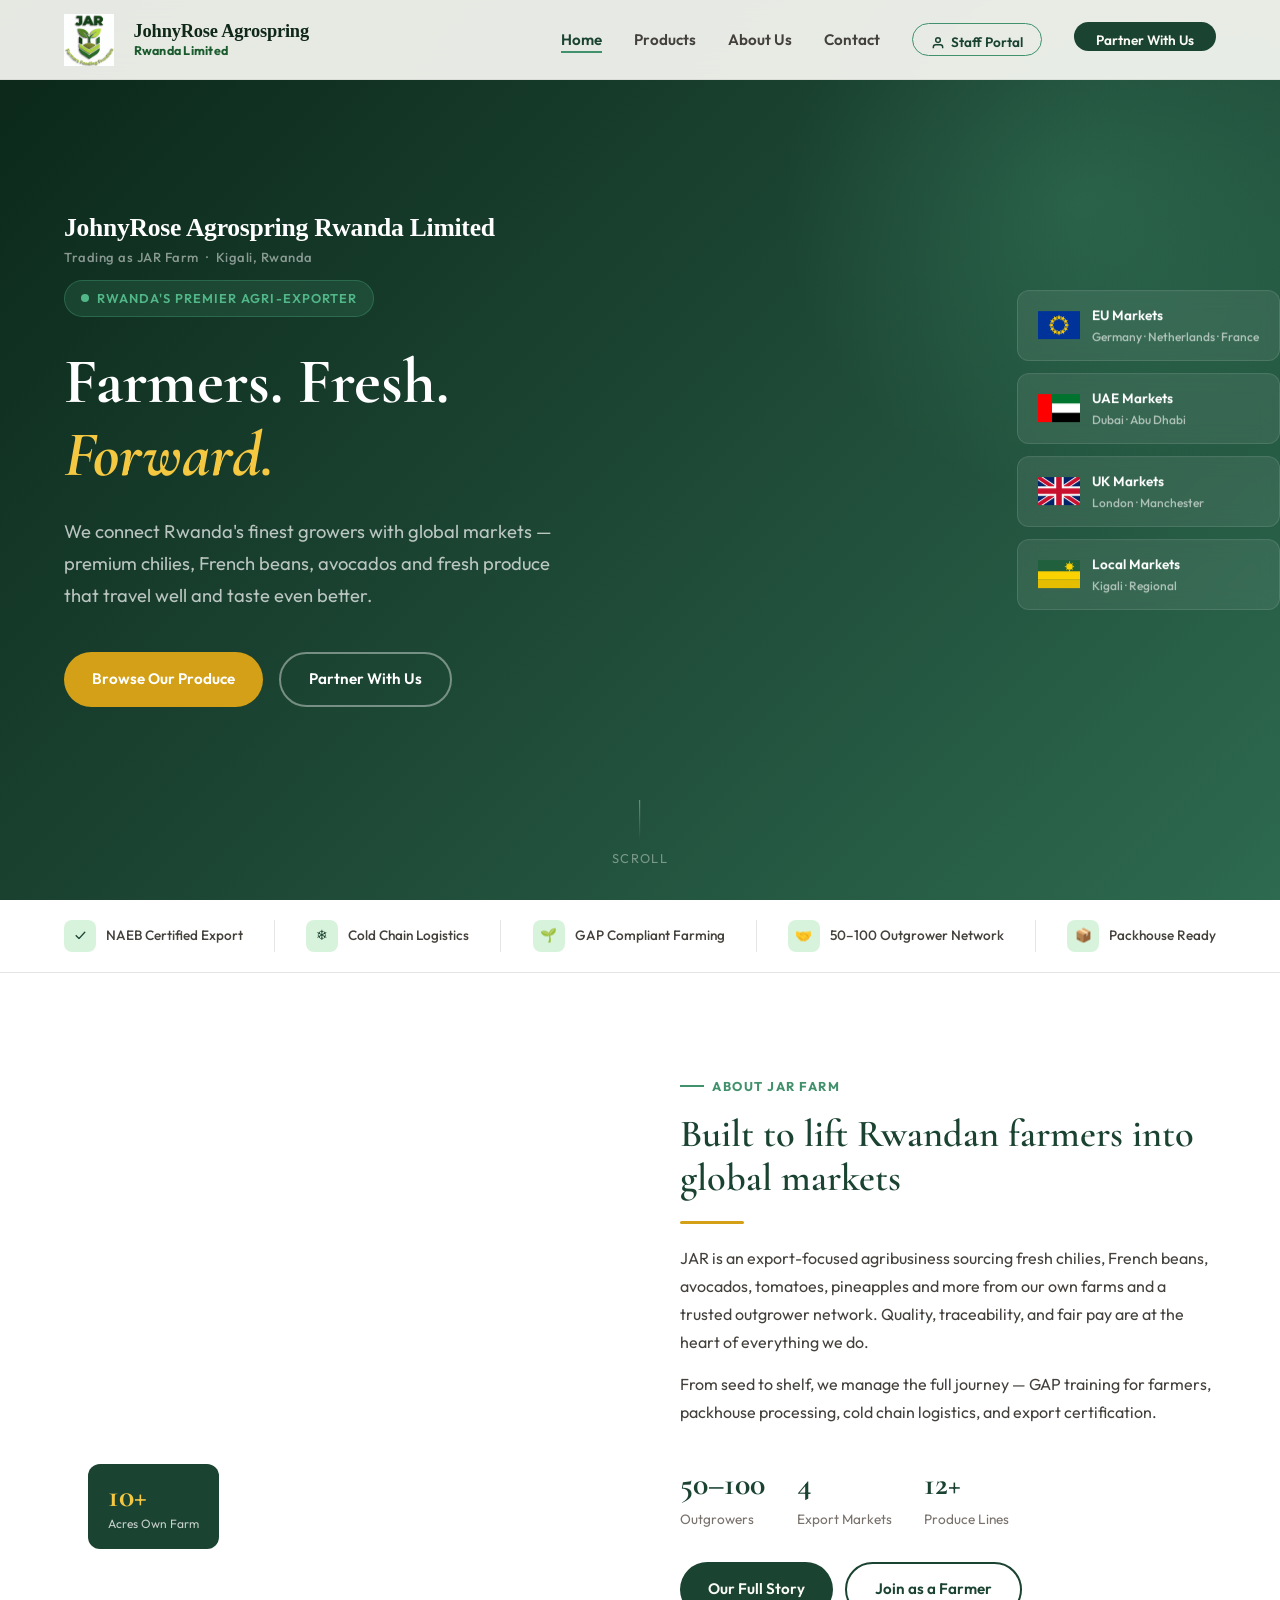
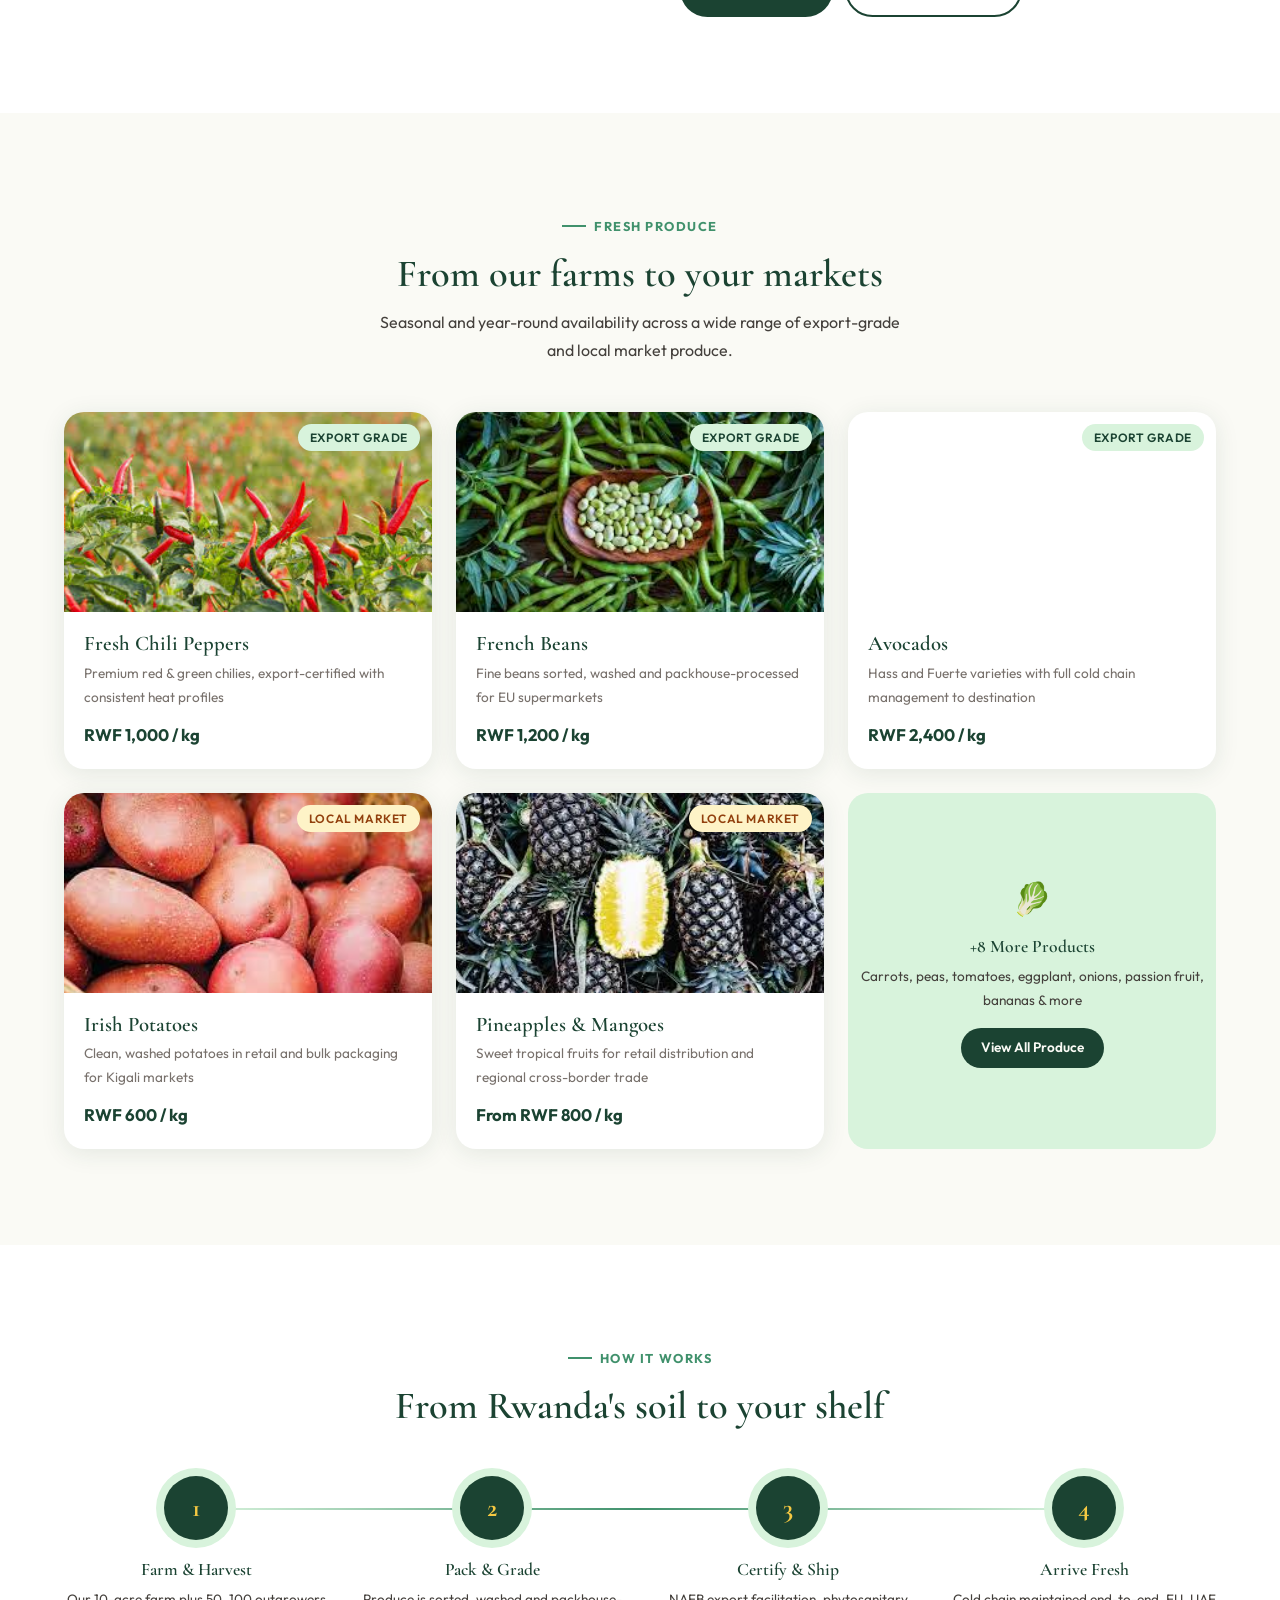
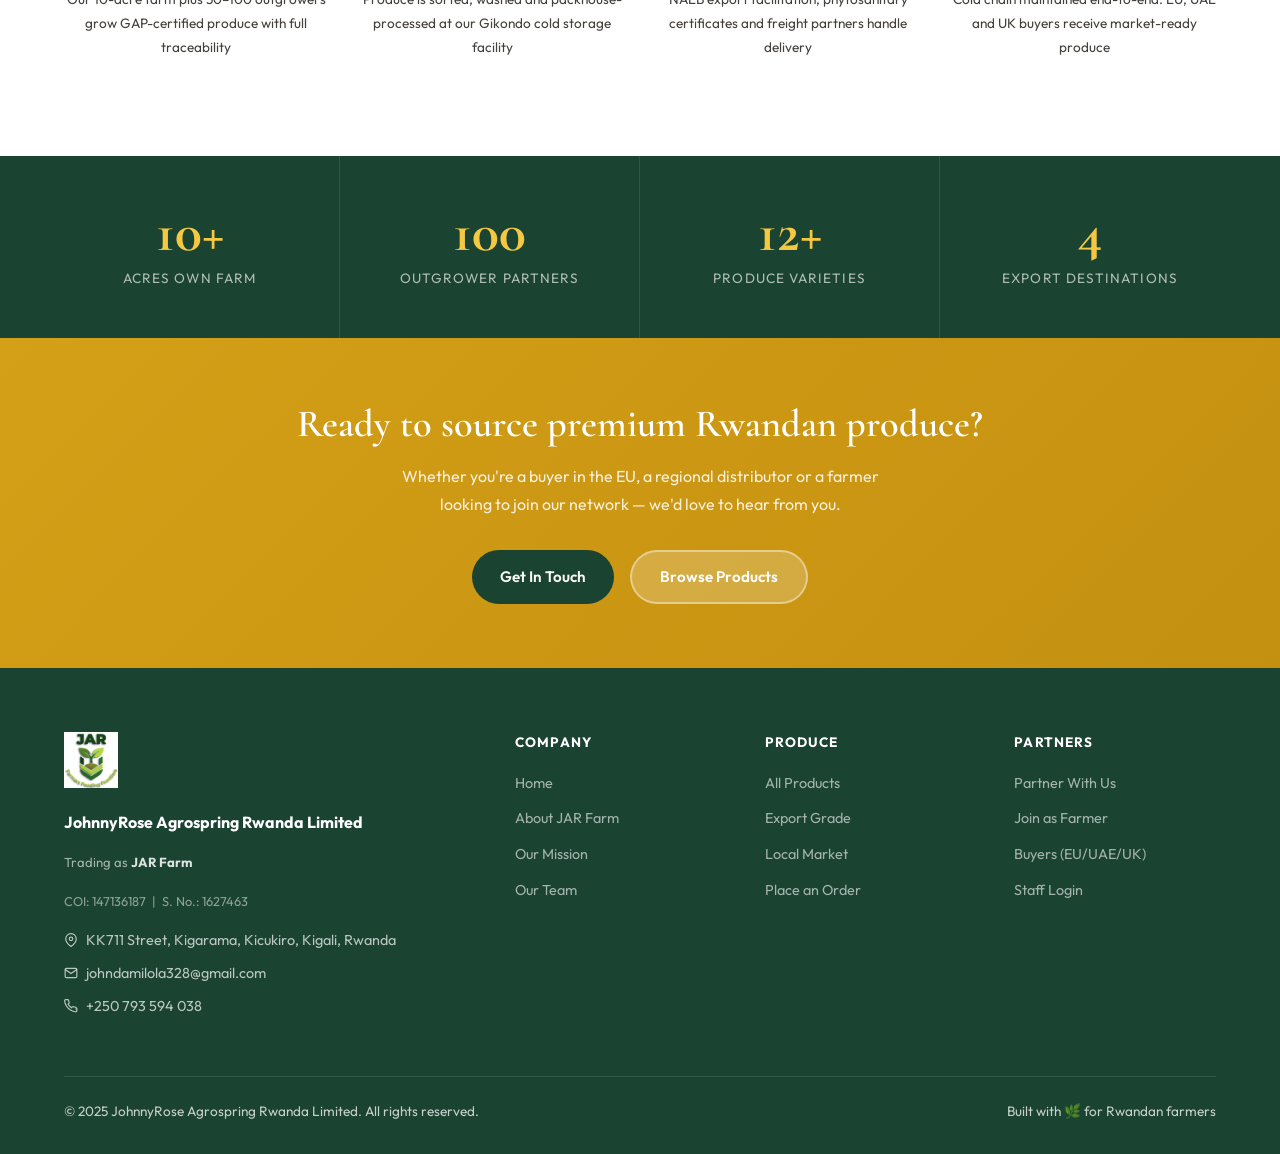
<file: index.html>
<!DOCTYPE html>
<html lang="en">
<head>
  <meta charset="UTF-8" />
  <link rel="icon" type="image/png" href="logo.png"/>
  <link rel="apple-touch-icon" href="logo.png"/>
  <meta name="viewport" content="width=device-width, initial-scale=1.0"/>
  <title>JAR Farm — Farmers. Fresh. Forward.</title>
  <meta name="description" content="Connecting Rwanda's finest growers to global markets. Premium chilies, French beans, avocados and fresh produce."/>
  <link rel="stylesheet" href="css/style.css"/>
  <style>
    /* ── HERO ── */
    .hero {
      min-height: 100vh; display: flex; align-items: center;
      background: linear-gradient(135deg, #0a2618 0%, var(--forest) 45%, var(--mid-green) 100%);
      position: relative; overflow: hidden; padding: 100px 5% 80px;
    }
    .hero::before {
      content: ''; position: absolute; inset: 0;
      background: url('https://images.unsplash.com/photo-1500937386664-56d1dfef3854?w=1400&q=80') center/cover;
      opacity: 0.12;
    }
    .hero-blob {
      position: absolute; width: 600px; height: 600px; border-radius: 50%;
      background: radial-gradient(circle, rgba(82,183,136,0.2) 0%, transparent 70%);
      right: -100px; top: -100px; pointer-events: none;
    }
    .hero-content { position: relative; max-width: 1200px; margin: 0 auto; width: 100%; }
    .hero-tag {
      display: inline-flex; align-items: center; gap: 8px;
      background: rgba(82,183,136,0.15); border: 1px solid rgba(82,183,136,0.3);
      color: var(--fresh); padding: 7px 16px; border-radius: 100px;
      font-size: 0.8rem; font-weight: 600; letter-spacing: 0.08em; text-transform: uppercase;
      margin-bottom: 28px;
    }
    .hero-tag span { width: 8px; height: 8px; background: var(--fresh); border-radius: 50%; animation: pulse 2s infinite; }
    @keyframes pulse { 0%,100%{opacity:1;transform:scale(1)} 50%{opacity:0.5;transform:scale(1.3)} }
    .hero h1 { color: white; max-width: 680px; margin-bottom: 24px; }
    .hero h1 em { font-style: italic; color: var(--gold-light); }
    .hero p { color: rgba(255,255,255,0.7); font-size: 1.15rem; max-width: 520px; margin-bottom: 40px; }
    .hero-actions { display: flex; gap: 16px; flex-wrap: wrap; }
    .hero-markets {
      position: absolute; right: 0; top: 50%; transform: translateY(-50%);
      display: flex; flex-direction: column; gap: 12px;
    }
    .market-badge {
      background: rgba(255,255,255,0.08); backdrop-filter: blur(10px);
      border: 1px solid rgba(255,255,255,0.12); border-radius: 12px;
      padding: 14px 20px; color: white; display: flex; align-items: center; gap: 12px;
      font-size: 0.85rem; font-weight: 500;
    }
    .market-flag { font-size: 1.3rem; }
    .hero-scroll { position: absolute; bottom: 32px; left: 50%; transform: translateX(-50%); color: rgba(255,255,255,0.4); font-size: 0.8rem; letter-spacing: 0.1em; text-transform: uppercase; display: flex; flex-direction: column; align-items: center; gap: 8px; }
    .scroll-line { width: 1px; height: 40px; background: linear-gradient(to bottom, rgba(255,255,255,0.4), transparent); animation: scrollAnim 1.8s ease-in-out infinite; }
    @keyframes scrollAnim { 0%,100%{opacity:0.4;transform:scaleY(1)} 50%{opacity:1;transform:scaleY(0.6)} }

    /* ── TRUST BAR ── */
    .trust-bar {
      background: white; border-bottom: 1px solid var(--border);
      padding: 20px 5%;
    }
    .trust-items { max-width: 1200px; margin: 0 auto; display: flex; align-items: center; justify-content: space-between; flex-wrap: wrap; gap: 20px; }
    .trust-item { display: flex; align-items: center; gap: 10px; font-size: 0.85rem; font-weight: 500; color: var(--text-mid); }
    .trust-icon { width: 32px; height: 32px; background: var(--mint); border-radius: 8px; display: flex; align-items: center; justify-content: center; color: var(--forest); }
    .trust-divider { width: 1px; height: 32px; background: var(--border); }

    /* ── ABOUT STRIP ── */
    .about-strip { background: white; }
    .about-inner { max-width: 1200px; margin: 0 auto; display: grid; grid-template-columns: 1fr 1fr; gap: 80px; align-items: center; }
    .about-img-wrap { position: relative; }
    .about-img {
      width: 100%; height: 460px; object-fit: cover; border-radius: var(--radius-lg);
      background: url('https://images.unsplash.com/photo-1464226184884-fa280b87c399?w=800&q=80') center/cover;
    }
    .about-badge {
      position: absolute; bottom: 24px; left: 24px;
      background: var(--forest); color: white; padding: 16px 20px; border-radius: var(--radius);
    }
    .about-badge .num { font-family: 'Cormorant Garamond',serif; font-size: 2rem; font-weight: 700; color: var(--gold-light); line-height: 1; }
    .about-badge .lbl { font-size: 0.75rem; opacity: 0.75; margin-top: 2px; }

    /* ── PRODUCE GRID ── */
    .produce-section { background: var(--cream); }
    .produce-grid { max-width: 1200px; margin: 48px auto 0; display: grid; grid-template-columns: repeat(3,1fr); gap: 24px; }
    .produce-card {
      background: white; border-radius: var(--radius-lg); overflow: hidden;
      box-shadow: var(--shadow); transition: transform 0.25s, box-shadow 0.25s;
      cursor: pointer;
    }
    .produce-card:hover { transform: translateY(-6px); box-shadow: var(--shadow-lg); }
    .produce-card-img { height: 200px; background-size: cover; background-position: center; position: relative; }
    .produce-card-img .badge { position: absolute; top: 12px; right: 12px; }
    .produce-card-body { padding: 20px; }
    .produce-card-body h4 { font-family: 'Cormorant Garamond',serif; font-size: 1.3rem; margin-bottom: 6px; }
    .produce-card-body p { font-size: 0.85rem; color: var(--text-light); margin-bottom: 12px; }
    .produce-price { font-weight: 700; color: var(--forest); font-size: 1.05rem; }

    /* ── HOW IT WORKS ── */
    .how-section { background: white; }
    .steps-grid { max-width: 1200px; margin: 48px auto 0; display: grid; grid-template-columns: repeat(4,1fr); gap: 32px; position: relative; }
    .steps-grid::before {
      content: ''; position: absolute; top: 32px; left: 12%; right: 12%;
      height: 2px; background: linear-gradient(to right, var(--mint), var(--leaf), var(--mint));
      z-index: 0;
    }
    .step { text-align: center; position: relative; z-index: 1; }
    .step-num {
      width: 64px; height: 64px; border-radius: 50%;
      background: var(--forest); color: var(--gold-light);
      font-family: 'Cormorant Garamond',serif; font-size: 1.6rem; font-weight: 700;
      display: flex; align-items: center; justify-content: center;
      margin: 0 auto 20px; box-shadow: 0 0 0 8px var(--mint);
    }
    .step h4 { margin-bottom: 8px; }
    .step p { font-size: 0.85rem; }

    /* ── STATS ── */
    .stats-section { background: var(--forest); }
    .stats-inner { max-width: 1200px; margin: 0 auto; display: grid; grid-template-columns: repeat(4,1fr); }
    .stat-item { text-align: center; padding: 48px 24px; border-right: 1px solid rgba(255,255,255,0.1); }
    .stat-item:last-child { border-right: none; }
    .stat-item .num { font-family: 'Cormorant Garamond',serif; font-size: 3.5rem; font-weight: 700; color: var(--gold-light); line-height: 1; }
    .stat-item .lbl { color: rgba(255,255,255,0.65); font-size: 0.85rem; margin-top: 8px; text-transform: uppercase; letter-spacing: 0.08em; }

    /* ── CTA BANNER ── */
    .cta-banner {
      background: linear-gradient(135deg, var(--gold) 0%, #c49010 100%);
      padding: 64px 5%; text-align: center;
    }
    .cta-banner h2 { color: white; margin-bottom: 16px; }
    .cta-banner p { color: rgba(255,255,255,0.85); max-width: 520px; margin: 0 auto 32px; }

    @media (max-width: 900px) {
      .hero-markets { display: none; }
      .about-inner { grid-template-columns: 1fr; }
      .produce-grid { grid-template-columns: 1fr 1fr; }
      .steps-grid { grid-template-columns: 1fr 1fr; }
      .steps-grid::before { display: none; }
      .stats-inner { grid-template-columns: 1fr 1fr; }
      .stat-item { border-right: none; border-bottom: 1px solid rgba(255,255,255,0.1); }
    }
    @media (max-width: 600px) {
      .produce-grid { grid-template-columns: 1fr; }
      .steps-grid { grid-template-columns: 1fr; }
      .stats-inner { grid-template-columns: 1fr 1fr; }
    }
  </style>
</head>
<body>

<div id="nav-placeholder"></div>

<!-- HERO -->
<section class="hero">
  <div class="hero-blob"></div>
  <div class="hero-content">
    <div style="margin-bottom:12px">
        <div style="font-family:'Playfair Display',serif;font-size:clamp(1.1rem,2.5vw,1.6rem);font-weight:700;color:#fff;letter-spacing:-.01em;line-height:1.2">JohnyRose Agrospring Rwanda Limited</div>
        <div style="font-size:.82rem;color:rgba(255,255,255,.5);font-weight:500;margin-top:3px;letter-spacing:.04em">Trading as JAR Farm &nbsp;·&nbsp; Kigali, Rwanda</div>
      </div>
      <div class="hero-tag"><span></span>Rwanda's Premier Agri-Exporter</div>
      <h1>Farmers. Fresh.<br/><em>Forward.</em></h1>
    <p>We connect Rwanda's finest growers with global markets — premium chilies, French beans, avocados and fresh produce that travel well and taste even better.</p>
    <div class="hero-actions">
      <a href="products.html" class="btn btn-gold">Browse Our Produce</a>
      <a href="contact.html#partner" class="btn btn-secondary" style="color:white;border-color:rgba(255,255,255,0.4)">Partner With Us</a>
    </div>
  </div>
    <div class="hero-markets">
    <!-- EU Flag -->
    <div class="market-badge">
      <span class="market-flag" style="font-size:1.3rem;line-height:1;">
        <svg width="42" height="28" viewBox="0 0 36 24" xmlns="http://www.w3.org/2000/svg" aria-hidden="true" style="vertical-align:middle;">
          <rect width="36" height="24" fill="#003399"/>
          <g fill="#FFCC00" transform="translate(18,12)">
            <polygon points="0,-4.5 1.1,-1.4 4.3,-1.4 1.7,0.5 2.7,3.6 0,1.8 -2.7,3.6 -1.7,0.5 -4.3,-1.4 -1.1,-1.4" transform="rotate(0) translate(0,-6.5) scale(0.55)"/>
            <polygon points="0,-4.5 1.1,-1.4 4.3,-1.4 1.7,0.5 2.7,3.6 0,1.8 -2.7,3.6 -1.7,0.5 -4.3,-1.4 -1.1,-1.4" transform="rotate(30) translate(0,-6.5) scale(0.55)"/>
            <polygon points="0,-4.5 1.1,-1.4 4.3,-1.4 1.7,0.5 2.7,3.6 0,1.8 -2.7,3.6 -1.7,0.5 -4.3,-1.4 -1.1,-1.4" transform="rotate(60) translate(0,-6.5) scale(0.55)"/>
            <polygon points="0,-4.5 1.1,-1.4 4.3,-1.4 1.7,0.5 2.7,3.6 0,1.8 -2.7,3.6 -1.7,0.5 -4.3,-1.4 -1.1,-1.4" transform="rotate(90) translate(0,-6.5) scale(0.55)"/>
            <polygon points="0,-4.5 1.1,-1.4 4.3,-1.4 1.7,0.5 2.7,3.6 0,1.8 -2.7,3.6 -1.7,0.5 -4.3,-1.4 -1.1,-1.4" transform="rotate(120) translate(0,-6.5) scale(0.55)"/>
            <polygon points="0,-4.5 1.1,-1.4 4.3,-1.4 1.7,0.5 2.7,3.6 0,1.8 -2.7,3.6 -1.7,0.5 -4.3,-1.4 -1.1,-1.4" transform="rotate(150) translate(0,-6.5) scale(0.55)"/>
            <polygon points="0,-4.5 1.1,-1.4 4.3,-1.4 1.7,0.5 2.7,3.6 0,1.8 -2.7,3.6 -1.7,0.5 -4.3,-1.4 -1.1,-1.4" transform="rotate(180) translate(0,-6.5) scale(0.55)"/>
            <polygon points="0,-4.5 1.1,-1.4 4.3,-1.4 1.7,0.5 2.7,3.6 0,1.8 -2.7,3.6 -1.7,0.5 -4.3,-1.4 -1.1,-1.4" transform="rotate(210) translate(0,-6.5) scale(0.55)"/>
            <polygon points="0,-4.5 1.1,-1.4 4.3,-1.4 1.7,0.5 2.7,3.6 0,1.8 -2.7,3.6 -1.7,0.5 -4.3,-1.4 -1.1,-1.4" transform="rotate(240) translate(0,-6.5) scale(0.55)"/>
            <polygon points="0,-4.5 1.1,-1.4 4.3,-1.4 1.7,0.5 2.7,3.6 0,1.8 -2.7,3.6 -1.7,0.5 -4.3,-1.4 -1.1,-1.4" transform="rotate(270) translate(0,-6.5) scale(0.55)"/>
            <polygon points="0,-4.5 1.1,-1.4 4.3,-1.4 1.7,0.5 2.7,3.6 0,1.8 -2.7,3.6 -1.7,0.5 -4.3,-1.4 -1.1,-1.4" transform="rotate(300) translate(0,-6.5) scale(0.55)"/>
            <polygon points="0,-4.5 1.1,-1.4 4.3,-1.4 1.7,0.5 2.7,3.6 0,1.8 -2.7,3.6 -1.7,0.5 -4.3,-1.4 -1.1,-1.4" transform="rotate(330) translate(0,-6.5) scale(0.55)"/>
          </g>
        </svg>
      </span>
      <div>
        <div style="font-weight:600">EU Markets</div>
        <div style="opacity:.6;font-size:.75rem">Germany · Netherlands · France</div>
      </div>
    </div>

    <!-- UAE Flag -->
    <div class="market-badge">
      <span class="market-flag" style="font-size:1.3rem;line-height:1;">
        <svg width="42" height="28" viewBox="0 0 36 24" xmlns="http://www.w3.org/2000/svg" aria-hidden="true" style="vertical-align:middle;">
          <rect width="36" height="24" fill="#fff"/>
          <rect width="36" height="8" fill="#00732F"/>
          <rect y="16" width="36" height="8" fill="#000"/>
          <rect width="12" height="24" fill="#FF0000"/>
        </svg>
      </span>
      <div>
        <div style="font-weight:600">UAE Markets</div>
        <div style="opacity:.6;font-size:.75rem">Dubai · Abu Dhabi</div>
      </div>
    </div>

    <!-- UK Flag -->
    <div class="market-badge">
      <span class="market-flag" style="font-size:1.3rem;line-height:1;">
        <svg width="42" height="28" viewBox="0 0 36 24" xmlns="http://www.w3.org/2000/svg" aria-hidden="true" style="vertical-align:middle;">
          <rect width="36" height="24" fill="#012169"/>
          <path d="M0,0 L36,24 M36,0 L0,24" stroke="#fff" stroke-width="4.8"/>
          <path d="M0,0 L36,24 M36,0 L0,24" stroke="#C8102E" stroke-width="3.2"/>
          <path d="M18,0 V24 M0,12 H36" stroke="#fff" stroke-width="8"/>
          <path d="M18,0 V24 M0,12 H36" stroke="#C8102E" stroke-width="4.8"/>
        </svg>
      </span>
      <div>
        <div style="font-weight:600">UK Markets</div>
        <div style="opacity:.6;font-size:.75rem">London · Manchester</div>
      </div>
    </div>

    <!-- Rwanda Flag -->
    <div class="market-badge">
      <span class="market-flag" style="font-size:1.3rem;line-height:1;">
        <svg width="42" height="28" viewBox="0 0 36 24" xmlns="http://www.w3.org/2000/svg" aria-hidden="true" style="vertical-align:middle;">
          <rect width="36" height="24" fill="#20603D"/>
          <rect y="9.6" width="36" height="7.2" fill="#FAD201"/>
          <rect y="16.8" width="36" height="7.2" fill="#E5BE01"/>
          <circle cx="27" cy="5.5" r="2.8" fill="#FAD201"/>
          <g stroke="#FAD201" stroke-width="0.7">
            <line x1="27" y1="1.2" x2="27" y2="2.5"/>
            <line x1="27" y1="8.5" x2="27" y2="9.8"/>
            <line x1="23" y1="5.5" x2="24.3" y2="5.5"/>
            <line x1="29.7" y1="5.5" x2="31" y2="5.5"/>
            <line x1="24.2" y1="2.7" x2="25.1" y2="3.6"/>
            <line x1="28.9" y1="7.4" x2="29.8" y2="8.3"/>
            <line x1="29.8" y1="2.7" x2="28.9" y2="3.6"/>
            <line x1="25.1" y1="7.4" x2="24.2" y2="8.3"/>
          </g>
        </svg>
      </span>
      <div>
        <div style="font-weight:600">Local Markets</div>
        <div style="opacity:.6;font-size:.75rem">Kigali · Regional</div>
      </div>
    </div>
  </div>
  <div class="hero-scroll">
    <div class="scroll-line"></div>
    Scroll
  </div>
</section>

<!-- TRUST BAR -->
<div class="trust-bar">
  <div class="trust-items">
    <div class="trust-item">
      <div class="trust-icon">✓</div>
      NAEB Certified Export
    </div>
    <div class="trust-divider"></div>
    <div class="trust-item">
      <div class="trust-icon">❄</div>
      Cold Chain Logistics
    </div>
    <div class="trust-divider"></div>
    <div class="trust-item">
      <div class="trust-icon">🌱</div>
      GAP Compliant Farming
    </div>
    <div class="trust-divider"></div>
    <div class="trust-item">
      <div class="trust-icon">🤝</div>
      50–100 Outgrower Network
    </div>
    <div class="trust-divider"></div>
    <div class="trust-item">
      <div class="trust-icon">📦</div>
      Packhouse Ready
    </div>
  </div>
</div>

<!-- ABOUT STRIP -->
<section class="section about-strip">
  <div class="about-inner container">
    <div class="about-img-wrap fade-up">
      <div class="about-img"></div>
      <div class="about-badge">
        <div class="num">10+</div>
        <div class="lbl">Acres Own Farm</div>
      </div>
    </div>
    <div class="fade-up">
      <div class="section-label">About JAR Farm</div>
      <h2>Built to lift Rwandan farmers into global markets</h2>
      <div class="divider"></div>
      <p>JAR is an export-focused agribusiness sourcing fresh chilies, French beans, avocados, tomatoes, pineapples and more from our own farms and a trusted outgrower network. Quality, traceability, and fair pay are at the heart of everything we do.</p>
      <p style="margin-top:14px">From seed to shelf, we manage the full journey — GAP training for farmers, packhouse processing, cold chain logistics, and export certification.</p>
      <div style="display:flex;gap:32px;margin-top:32px;flex-wrap:wrap">
        <div><div style="font-family:'Cormorant Garamond',serif;font-size:2rem;font-weight:700;color:var(--forest)">50–100</div><div style="font-size:.85rem;color:var(--text-light)">Outgrowers</div></div>
        <div><div style="font-family:'Cormorant Garamond',serif;font-size:2rem;font-weight:700;color:var(--forest)">4</div><div style="font-size:.85rem;color:var(--text-light)">Export Markets</div></div>
        <div><div style="font-family:'Cormorant Garamond',serif;font-size:2rem;font-weight:700;color:var(--forest)">12+</div><div style="font-size:.85rem;color:var(--text-light)">Produce Lines</div></div>
      </div>
      <div style="margin-top:32px;display:flex;gap:12px">
        <a href="about.html" class="btn btn-primary">Our Full Story</a>
        <a href="contact.html#farmer" class="btn btn-secondary">Join as a Farmer</a>
      </div>
    </div>
  </div>
</section>

<!-- PRODUCE -->
<section class="section produce-section">
  <div class="container" style="text-align:center">
    <div class="section-label" style="justify-content:center">Fresh Produce</div>
    <h2>From our farms to your markets</h2>
    <p style="max-width:520px;margin:12px auto 0">Seasonal and year-round availability across a wide range of export-grade and local market produce.</p>
  </div>
  <div class="produce-grid container">
    <div class="produce-card fade-up" onclick="window.location='products.html'">
      <div class="produce-card-img" style="background-image:url('img-freshchili.jpg')">
        <span class="badge tag tag-green">Export Grade</span>
      </div>
      <div class="produce-card-body">
        <h4>Fresh Chili Peppers</h4>
        <p>Premium red & green chilies, export-certified with consistent heat profiles</p>
        <div class="produce-price">RWF 1,000 / kg</div>
      </div>
    </div>
    <div class="produce-card fade-up" onclick="window.location='products.html'">
      <div class="produce-card-img" style="background-image:url('img-freshbeans.jpg')">
        <span class="badge tag tag-green">Export Grade</span>
      </div>
      <div class="produce-card-body">
        <h4>French Beans</h4>
        <p>Fine beans sorted, washed and packhouse-processed for EU supermarkets</p>
        <div class="produce-price">RWF 1,200 / kg</div>
      </div>
    </div>
    <div class="produce-card fade-up" onclick="window.location='products.html'">
      <div class="produce-card-img" style="background-image:url('https://images.unsplash.com/photo-1523049673857-eb18f1d7b578?w=600&q=80')">
        <span class="badge tag tag-green">Export Grade</span>
      </div>
      <div class="produce-card-body">
        <h4>Avocados</h4>
        <p>Hass and Fuerte varieties with full cold chain management to destination</p>
        <div class="produce-price">RWF 2,400 / kg</div>
      </div>
    </div>
    <div class="produce-card fade-up" onclick="window.location='products.html'">
      <div class="produce-card-img" style="background-image:url('img-irishpotatoes.jpg')">
        <span class="badge tag tag-gold">Local Market</span>
      </div>
      <div class="produce-card-body">
        <h4>Irish Potatoes</h4>
        <p>Clean, washed potatoes in retail and bulk packaging for Kigali markets</p>
        <div class="produce-price">RWF 600 / kg</div>
      </div>
    </div>
    <div class="produce-card fade-up" onclick="window.location='products.html'">
      <div class="produce-card-img" style="background-image:url('img-freshpineapple.jpg')">
        <span class="badge tag tag-gold">Local Market</span>
      </div>
      <div class="produce-card-body">
        <h4>Pineapples & Mangoes</h4>
        <p>Sweet tropical fruits for retail distribution and regional cross-border trade</p>
        <div class="produce-price">From RWF 800 / kg</div>
      </div>
    </div>
    <div class="produce-card fade-up" onclick="window.location='products.html'" style="display:flex;flex-direction:column;align-items:center;justify-content:center;min-height:280px;background:var(--mint);box-shadow:none">
      <div style="font-size:2rem;margin-bottom:12px">🥬</div>
      <h4>+8 More Products</h4>
      <p style="font-size:.85rem;text-align:center;margin:8px 0 16px">Carrots, peas, tomatoes, eggplant, onions, passion fruit, bananas & more</p>
      <a href="products.html" class="btn btn-primary btn-sm">View All Produce</a>
    </div>
  </div>
</section>

<!-- HOW IT WORKS -->
<section class="section how-section">
  <div class="container" style="text-align:center">
    <div class="section-label" style="justify-content:center">How It Works</div>
    <h2>From Rwanda's soil to your shelf</h2>
  </div>
  <div class="steps-grid container">
    <div class="step fade-up">
      <div class="step-num">1</div>
      <h4>Farm & Harvest</h4>
      <p>Our 10-acre farm plus 50–100 outgrowers grow GAP-certified produce with full traceability</p>
    </div>
    <div class="step fade-up">
      <div class="step-num">2</div>
      <h4>Pack & Grade</h4>
      <p>Produce is sorted, washed and packhouse-processed at our Gikondo cold storage facility</p>
    </div>
    <div class="step fade-up">
      <div class="step-num">3</div>
      <h4>Certify & Ship</h4>
      <p>NAEB export facilitation, phytosanitary certificates and freight partners handle delivery</p>
    </div>
    <div class="step fade-up">
      <div class="step-num">4</div>
      <h4>Arrive Fresh</h4>
      <p>Cold chain maintained end-to-end. EU, UAE and UK buyers receive market-ready produce</p>
    </div>
  </div>
</section>

<!-- STATS -->
<section class="stats-section">
  <div class="stats-inner">
    <div class="stat-item fade-up"><div class="num">10+</div><div class="lbl">Acres Own Farm</div></div>
    <div class="stat-item fade-up"><div class="num">100</div><div class="lbl">Outgrower Partners</div></div>
    <div class="stat-item fade-up"><div class="num">12+</div><div class="lbl">Produce Varieties</div></div>
    <div class="stat-item fade-up"><div class="num">4</div><div class="lbl">Export Destinations</div></div>
  </div>
</section>

<!-- CTA -->
<section class="cta-banner">
  <h2>Ready to source premium Rwandan produce?</h2>
  <p>Whether you're a buyer in the EU, a regional distributor or a farmer looking to join our network — we'd love to hear from you.</p>
  <div style="display:flex;gap:16px;justify-content:center;flex-wrap:wrap">
    <a href="contact.html#partner" class="btn btn-primary">Get In Touch</a>
    <a href="products.html" class="btn" style="background:rgba(255,255,255,0.2);color:white;border:2px solid rgba(255,255,255,0.4)">Browse Products</a>
  </div>
</section>

<div id="footer-placeholder"></div>

<script src="js/components.js"></script>
<script src="js/main.js"></script>
<script>
  renderNav('home');
  renderFooter();
</script>

<!-- FLOATING SCROLL BUTTONS -->
<div id="scrollBtns" style="position:fixed;right:1.2rem;bottom:2rem;z-index:999;
  display:flex;flex-direction:column;gap:.5rem;opacity:0;transition:opacity .3s">
  <button onclick="scrollStep(-1)" title="Scroll up"
    style="width:44px;height:44px;border-radius:50%;background:rgba(15,40,24,.75);
    backdrop-filter:blur(8px);border:1px solid rgba(255,255,255,.15);color:#fff;
    font-size:1.1rem;cursor:pointer;display:flex;align-items:center;justify-content:center;
    transition:all .2s;box-shadow:0 4px 16px rgba(0,0,0,.25)">▲</button>
  <button onclick="scrollStep(1)" title="Scroll down"
    style="width:44px;height:44px;border-radius:50%;background:rgba(15,40,24,.75);
    backdrop-filter:blur(8px);border:1px solid rgba(255,255,255,.15);color:#fff;
    font-size:1.1rem;cursor:pointer;display:flex;align-items:center;justify-content:center;
    transition:all .2s;box-shadow:0 4px 16px rgba(0,0,0,.25)">▼</button>
</div>
<script>
  // Collect all sections for step scrolling
  const _sections = () => Array.from(document.querySelectorAll(
    'section, .trust-bar, .stats-section, .cta-banner, footer'
  ));
  let _scrolling = false;

  function scrollStep(dir) {
    if (_scrolling) return;
    const secs  = _sections();
    const mid   = window.innerHeight / 2;
    const cur   = secs.findIndex(s => {
      const r = s.getBoundingClientRect();
      return r.top <= mid && r.bottom >= mid;
    });
    const next  = cur + dir;
    if (next >= 0 && next < secs.length) {
      _scrolling = true;
      secs[next].scrollIntoView({ behavior:'smooth', block:'start' });
      setTimeout(() => _scrolling = false, 800);
    } else if (dir === -1) {
      window.scrollTo({ top:0, behavior:'smooth' });
    }
  }

  // Show/hide scroll buttons
  window.addEventListener('scroll', () => {
    const btns = document.getElementById('scrollBtns');
    if (btns) btns.style.opacity = window.scrollY > 100 ? '1' : '0';
  });

  // Hover effect
  document.querySelectorAll('#scrollBtns button').forEach(b => {
    b.addEventListener('mouseover', () => b.style.background='rgba(26,92,46,.9)');
    b.addEventListener('mouseout',  () => b.style.background='rgba(15,40,24,.75)');
  });
</script>

</body>
</html>
</file>
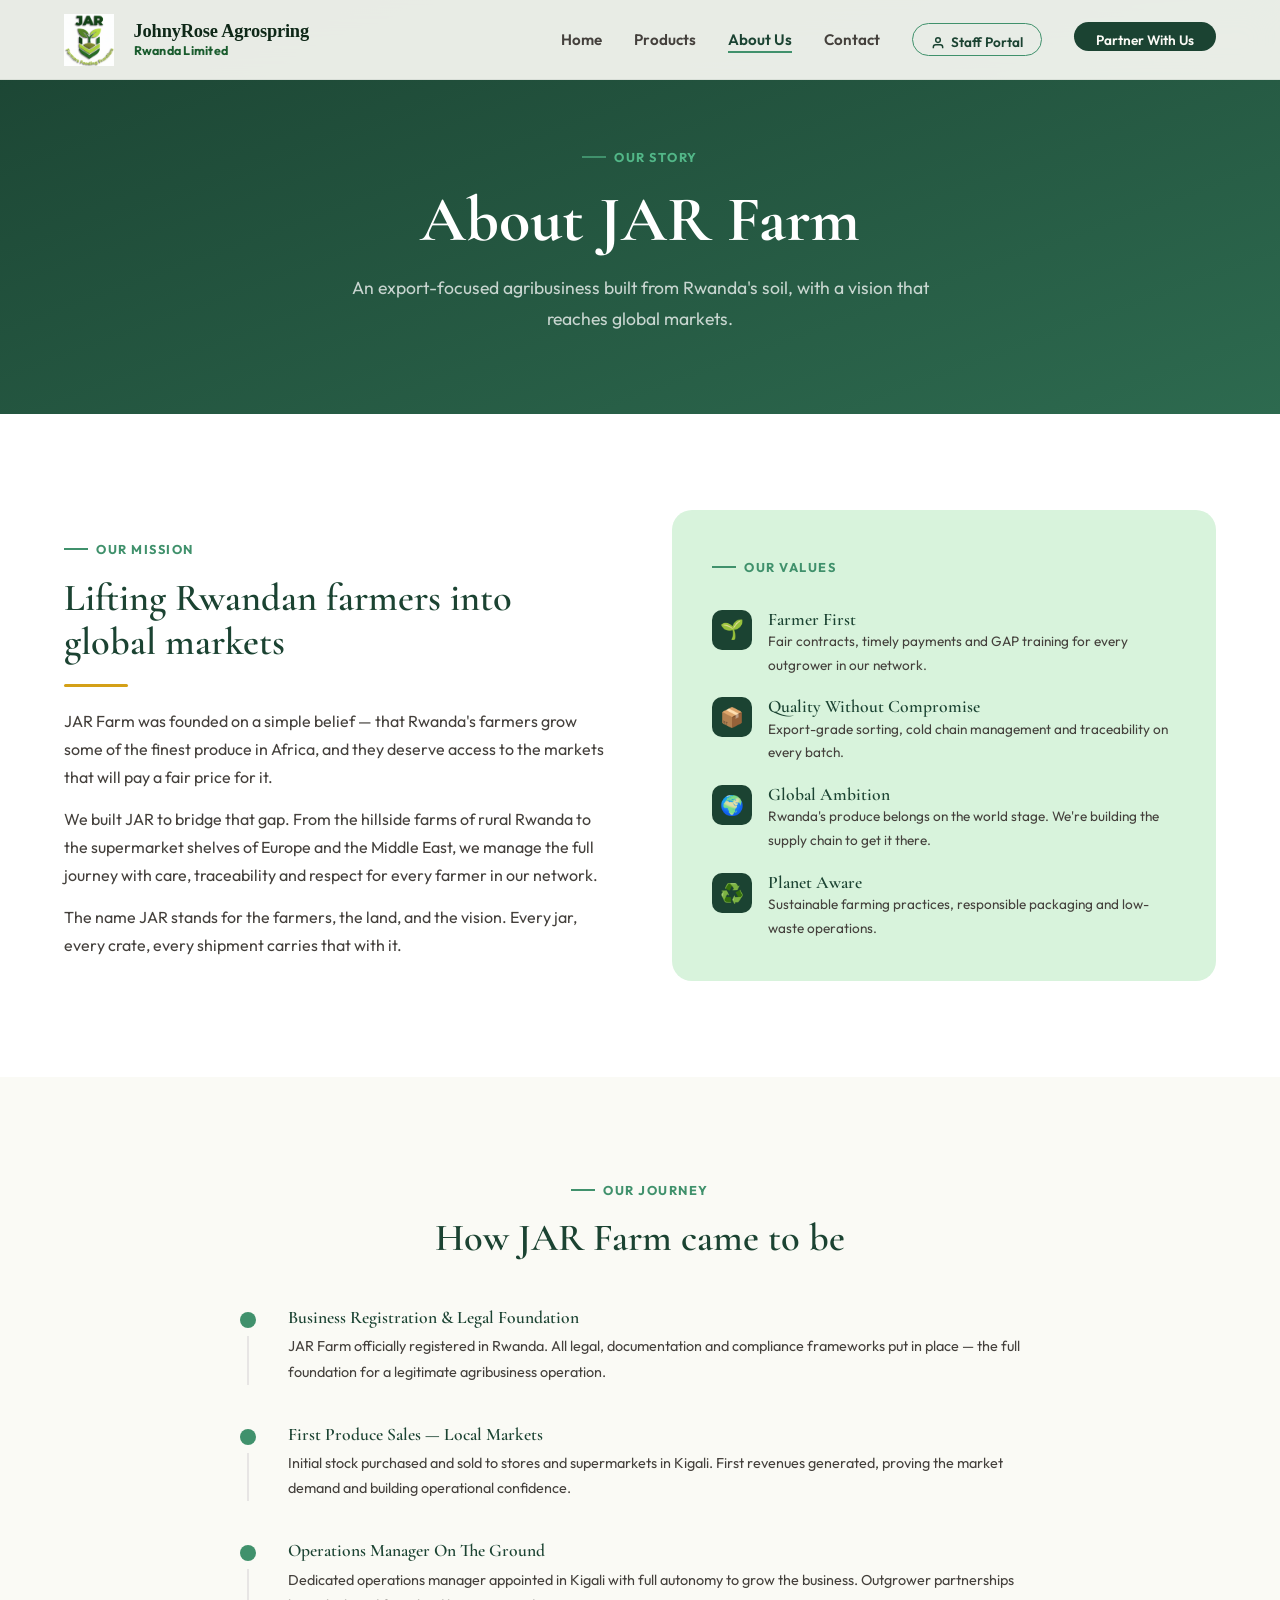
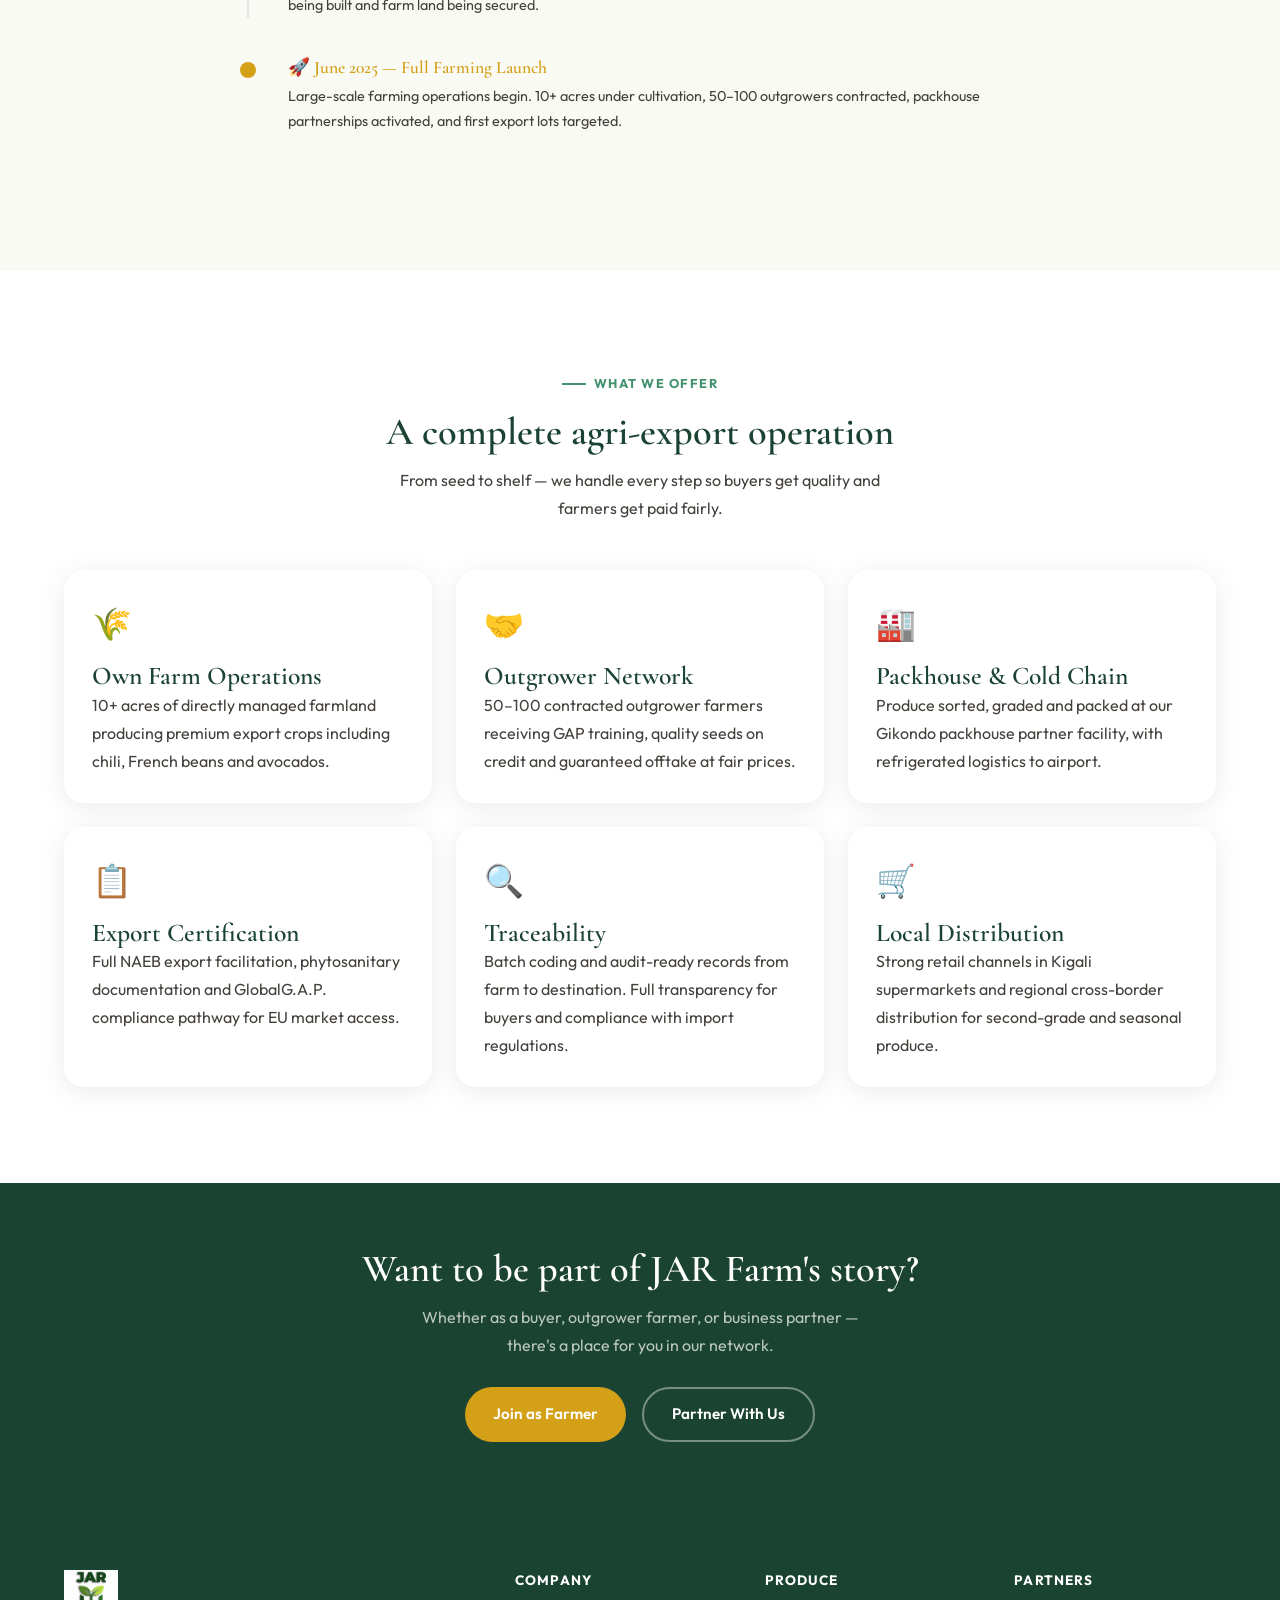
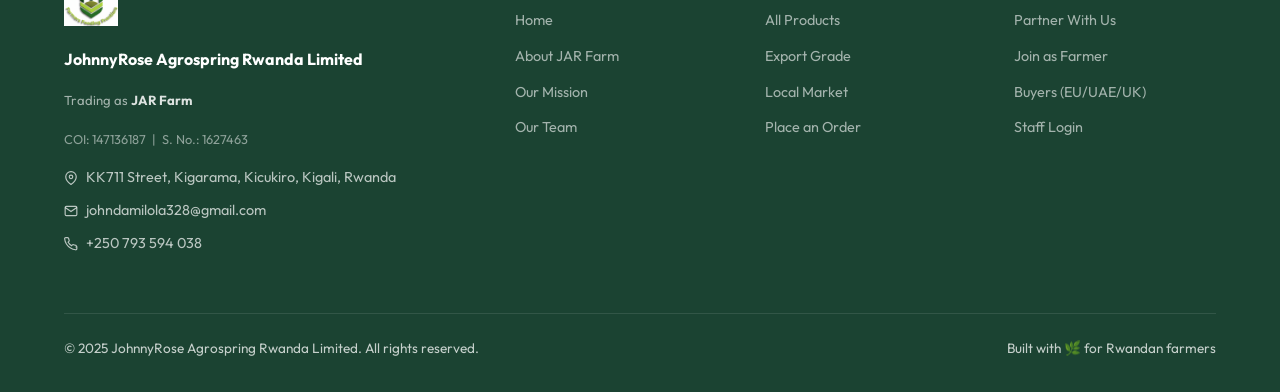
<file: about.html>
<!DOCTYPE html>
<html lang="en">
<head>
  <meta charset="UTF-8"/>
  <meta name="viewport" content="width=device-width, initial-scale=1.0"/>
  <title>About — JAR Farm</title>
  <link rel="stylesheet" href="css/style.css"/>
  <link rel="icon" type="image/png" href="logo.png"/>
  <style>
    .mission-grid { display:grid; grid-template-columns:1fr 1fr; gap:64px; align-items:center; max-width:1200px; margin:0 auto; }
    .value-card { background:white; border-radius:var(--radius-lg); padding:32px; border-left:4px solid var(--leaf); box-shadow:var(--shadow); }
    .value-icon { font-size:2rem; margin-bottom:12px; }
    .timeline { max-width:800px; margin:0 auto; }
    .timeline-item { display:flex; gap:32px; margin-bottom:40px; }
    .timeline-line { display:flex; flex-direction:column; align-items:center; }
    .timeline-dot { width:16px; height:16px; border-radius:50%; background:var(--leaf); flex-shrink:0; margin-top:4px; }
    .timeline-bar { width:2px; flex:1; background:var(--border); margin-top:8px; }
    .timeline-content h4 { margin-bottom:6px; }
    .timeline-content p { font-size:.9rem; }
    @media(max-width:768px){.mission-grid{grid-template-columns:1fr;}}
  </style>
</head>
<body>
<div id="nav-placeholder"></div>

<div class="page-hero">
  <div class="section-label" style="justify-content:center;color:var(--fresh)">Our Story</div>
  <h1>About JAR Farm</h1>
  <p>An export-focused agribusiness built from Rwanda's soil, with a vision that reaches global markets.</p>
</div>

<section class="section" style="background:white">
  <div class="mission-grid" id="mission">
    <div class="fade-up">
      <div class="section-label">Our Mission</div>
      <h2>Lifting Rwandan farmers into global markets</h2>
      <div class="divider"></div>
      <p>JAR Farm was founded on a simple belief — that Rwanda's farmers grow some of the finest produce in Africa, and they deserve access to the markets that will pay a fair price for it.</p>
      <p style="margin-top:14px">We built JAR to bridge that gap. From the hillside farms of rural Rwanda to the supermarket shelves of Europe and the Middle East, we manage the full journey with care, traceability and respect for every farmer in our network.</p>
      <p style="margin-top:14px">The name JAR stands for the farmers, the land, and the vision. Every jar, every crate, every shipment carries that with it.</p>
    </div>
    <div class="fade-up">
      <div style="background:var(--mint);border-radius:var(--radius-lg);padding:40px;">
        <div class="section-label">Our Values</div>
        <div style="display:flex;flex-direction:column;gap:20px;margin-top:16px">
          <div style="display:flex;gap:16px;align-items:flex-start">
            <div style="width:40px;height:40px;background:var(--forest);border-radius:10px;display:flex;align-items:center;justify-content:center;font-size:1.2rem;flex-shrink:0">🌱</div>
            <div><h4>Farmer First</h4><p style="font-size:.85rem">Fair contracts, timely payments and GAP training for every outgrower in our network.</p></div>
          </div>
          <div style="display:flex;gap:16px;align-items:flex-start">
            <div style="width:40px;height:40px;background:var(--forest);border-radius:10px;display:flex;align-items:center;justify-content:center;font-size:1.2rem;flex-shrink:0">📦</div>
            <div><h4>Quality Without Compromise</h4><p style="font-size:.85rem">Export-grade sorting, cold chain management and traceability on every batch.</p></div>
          </div>
          <div style="display:flex;gap:16px;align-items:flex-start">
            <div style="width:40px;height:40px;background:var(--forest);border-radius:10px;display:flex;align-items:center;justify-content:center;font-size:1.2rem;flex-shrink:0">🌍</div>
            <div><h4>Global Ambition</h4><p style="font-size:.85rem">Rwanda's produce belongs on the world stage. We're building the supply chain to get it there.</p></div>
          </div>
          <div style="display:flex;gap:16px;align-items:flex-start">
            <div style="width:40px;height:40px;background:var(--forest);border-radius:10px;display:flex;align-items:center;justify-content:center;font-size:1.2rem;flex-shrink:0">♻️</div>
            <div><h4>Planet Aware</h4><p style="font-size:.85rem">Sustainable farming practices, responsible packaging and low-waste operations.</p></div>
          </div>
        </div>
      </div>
    </div>
  </div>
</section>

<section class="section" style="background:var(--cream)">
  <div class="container" style="text-align:center">
    <div class="section-label" style="justify-content:center">Our Journey</div>
    <h2>How JAR Farm came to be</h2>
  </div>
  <div class="timeline" style="margin-top:48px">
    <div class="timeline-item fade-up">
      <div class="timeline-line"><div class="timeline-dot"></div><div class="timeline-bar"></div></div>
      <div class="timeline-content">
        <h4>Business Registration & Legal Foundation</h4>
        <p>JAR Farm officially registered in Rwanda. All legal, documentation and compliance frameworks put in place — the full foundation for a legitimate agribusiness operation.</p>
      </div>
    </div>
    <div class="timeline-item fade-up">
      <div class="timeline-line"><div class="timeline-dot"></div><div class="timeline-bar"></div></div>
      <div class="timeline-content">
        <h4>First Produce Sales — Local Markets</h4>
        <p>Initial stock purchased and sold to stores and supermarkets in Kigali. First revenues generated, proving the market demand and building operational confidence.</p>
      </div>
    </div>
    <div class="timeline-item fade-up">
      <div class="timeline-line"><div class="timeline-dot"></div><div class="timeline-bar"></div></div>
      <div class="timeline-content">
        <h4>Operations Manager On The Ground</h4>
        <p>Dedicated operations manager appointed in Kigali with full autonomy to grow the business. Outgrower partnerships being built and farm land being secured.</p>
      </div>
    </div>
    <div class="timeline-item fade-up">
      <div class="timeline-line"><div class="timeline-dot" style="background:var(--gold)"></div></div>
      <div class="timeline-content">
        <h4 style="color:var(--gold)">🚀 June 2025 — Full Farming Launch</h4>
        <p>Large-scale farming operations begin. 10+ acres under cultivation, 50–100 outgrowers contracted, packhouse partnerships activated, and first export lots targeted.</p>
      </div>
    </div>
  </div>
</section>

<section class="section" style="background:white">
  <div class="container" style="text-align:center">
    <div class="section-label" style="justify-content:center">What We Offer</div>
    <h2>A complete agri-export operation</h2>
    <p style="max-width:500px;margin:12px auto 48px">From seed to shelf — we handle every step so buyers get quality and farmers get paid fairly.</p>
  </div>
  <div class="grid-3 container">
    <div class="card fade-up">
      <div style="font-size:2rem;margin-bottom:12px">🌾</div>
      <h3>Own Farm Operations</h3>
      <p>10+ acres of directly managed farmland producing premium export crops including chili, French beans and avocados.</p>
    </div>
    <div class="card fade-up">
      <div style="font-size:2rem;margin-bottom:12px">🤝</div>
      <h3>Outgrower Network</h3>
      <p>50–100 contracted outgrower farmers receiving GAP training, quality seeds on credit and guaranteed offtake at fair prices.</p>
    </div>
    <div class="card fade-up">
      <div style="font-size:2rem;margin-bottom:12px">🏭</div>
      <h3>Packhouse & Cold Chain</h3>
      <p>Produce sorted, graded and packed at our Gikondo packhouse partner facility, with refrigerated logistics to airport.</p>
    </div>
    <div class="card fade-up">
      <div style="font-size:2rem;margin-bottom:12px">📋</div>
      <h3>Export Certification</h3>
      <p>Full NAEB export facilitation, phytosanitary documentation and GlobalG.A.P. compliance pathway for EU market access.</p>
    </div>
    <div class="card fade-up">
      <div style="font-size:2rem;margin-bottom:12px">🔍</div>
      <h3>Traceability</h3>
      <p>Batch coding and audit-ready records from farm to destination. Full transparency for buyers and compliance with import regulations.</p>
    </div>
    <div class="card fade-up">
      <div style="font-size:2rem;margin-bottom:12px">🛒</div>
      <h3>Local Distribution</h3>
      <p>Strong retail channels in Kigali supermarkets and regional cross-border distribution for second-grade and seasonal produce.</p>
    </div>
  </div>
</section>

<section class="section-sm" style="background:var(--forest);text-align:center">
  <h2 style="color:white">Want to be part of JAR Farm's story?</h2>
  <p style="color:rgba(255,255,255,.7);max-width:480px;margin:12px auto 28px">Whether as a buyer, outgrower farmer, or business partner — there's a place for you in our network.</p>
  <div style="display:flex;gap:16px;justify-content:center;flex-wrap:wrap">
    <a href="contact.html#farmer" class="btn btn-gold">Join as Farmer</a>
    <a href="contact.html#partner" class="btn btn-secondary" style="color:white;border-color:rgba(255,255,255,.4)">Partner With Us</a>
  </div>
</section>

<div id="footer-placeholder"></div>
<script src="js/components.js"></script>
<script src="js/main.js"></script>
<script>renderNav('about'); renderFooter();</script>
</body>
</html>
</file>
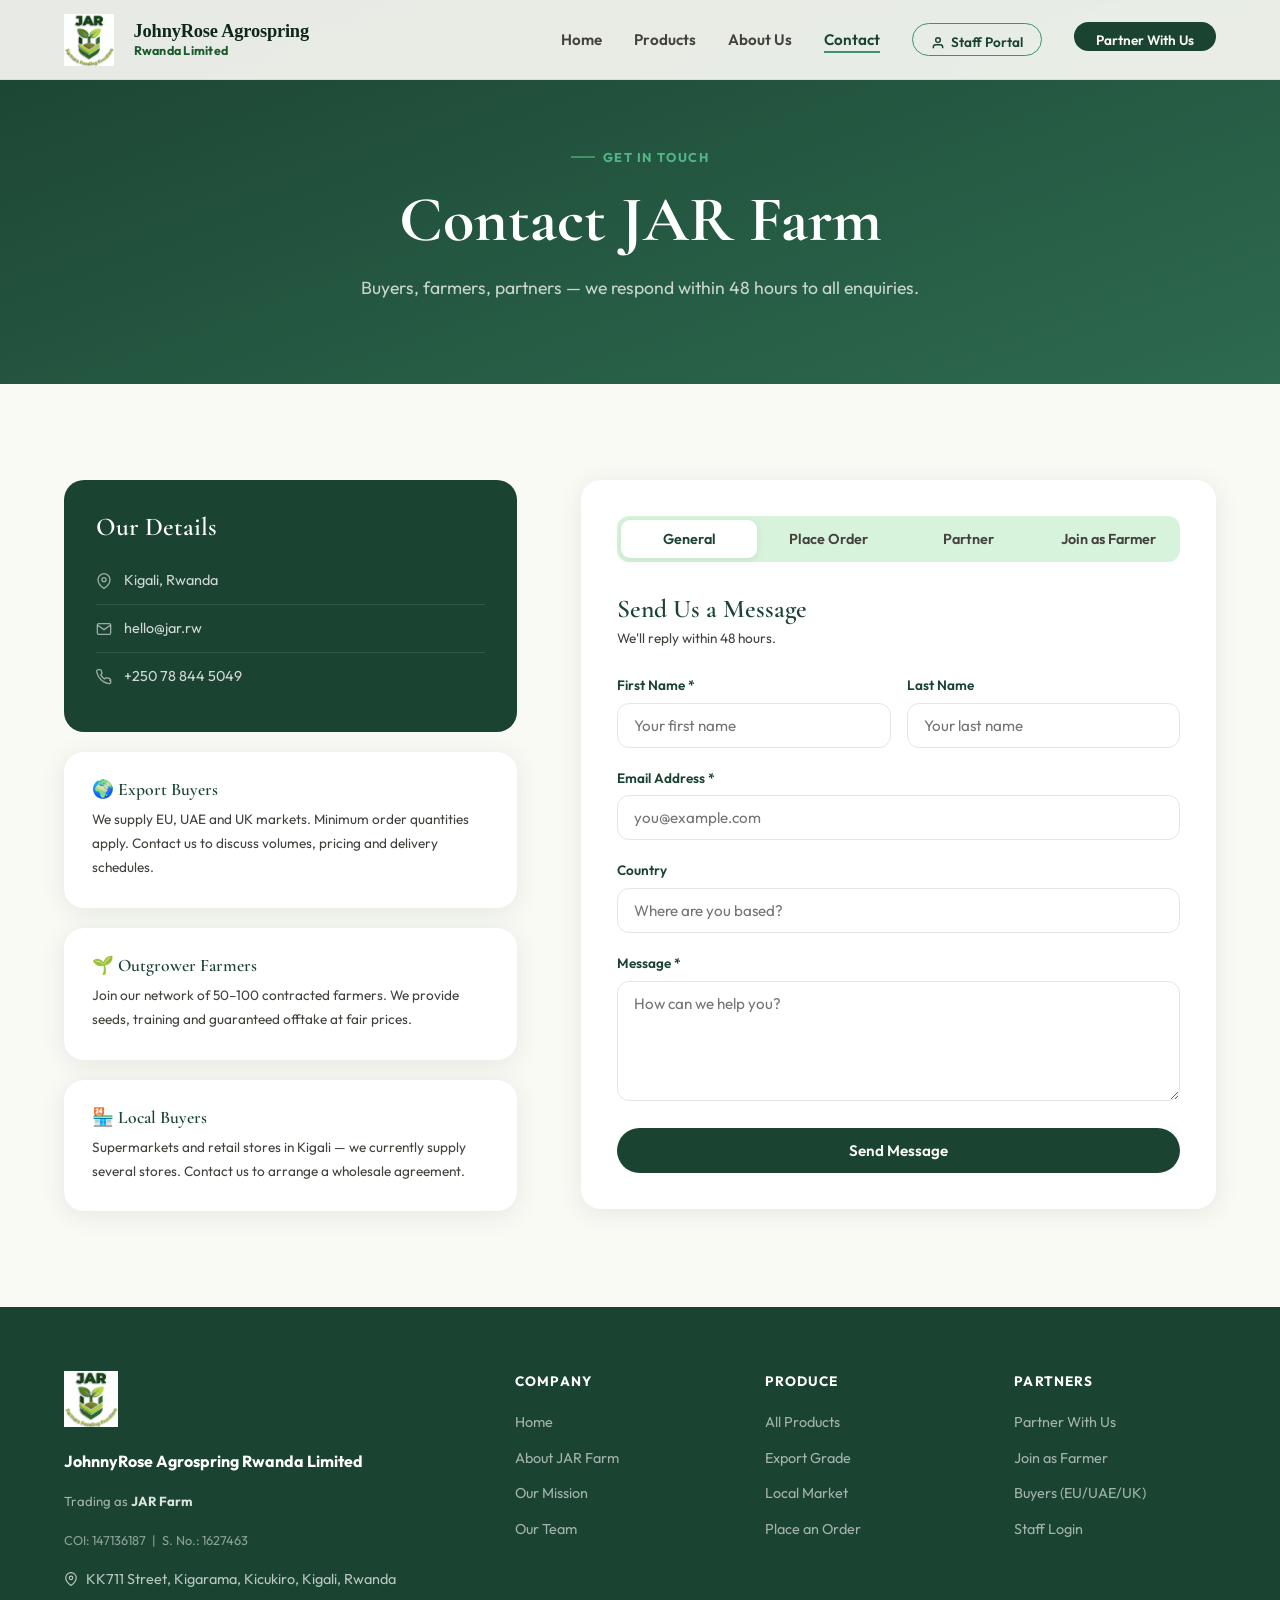
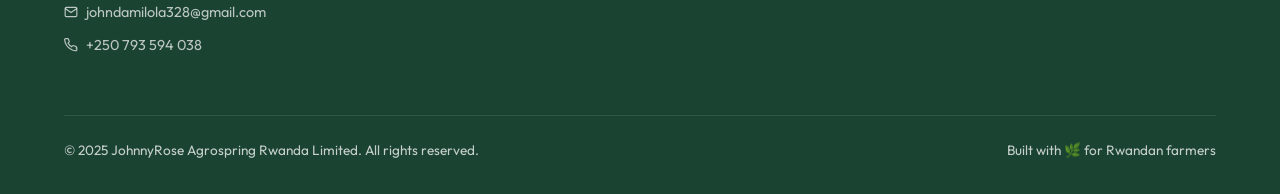
<file: contact.html>
<!DOCTYPE html>
<html lang="en">
<head>
  <meta charset="UTF-8"/>
  <meta name="viewport" content="width=device-width, initial-scale=1.0"/>
  <title>Contact — JAR Farm</title>
  <link rel="stylesheet" href="css/style.css"/>
  <link rel="icon" type="image/png" href="logo.png"/>
  <style>
    .contact-grid { display:grid; grid-template-columns:1fr 1.4fr; gap:64px; max-width:1200px; margin:0 auto; align-items:start; }
    .tab-bar { display:flex; gap:4px; background:var(--mint); border-radius:12px; padding:4px; margin-bottom:32px; }
    .tab { flex:1; padding:10px; border:none; background:transparent; border-radius:9px; font-family:'Outfit',sans-serif; font-size:.9rem; font-weight:600; cursor:pointer; transition:all .2s; color:var(--text-mid); }
    .tab.active { background:white; color:var(--forest); box-shadow:0 2px 8px rgba(0,0,0,.08); }
    .form-panel { display:none; }
    .form-panel.active { display:block; animation:fadeIn .3s ease; }
    @keyframes fadeIn{from{opacity:0;transform:translateY(8px)}to{opacity:1;transform:translateY(0)}}
    .info-card { background:var(--forest); color:white; border-radius:var(--radius-lg); padding:32px; margin-bottom:20px; }
    .info-card h3 { color:white; margin-bottom:8px; }
    .info-card p { color:rgba(255,255,255,.7); font-size:.9rem; }
    .contact-detail { display:flex; align-items:center; gap:12px; padding:12px 0; border-bottom:1px solid rgba(255,255,255,.1); font-size:.9rem; color:rgba(255,255,255,.8); }
    .contact-detail:last-child{border-bottom:none}
    .contact-detail svg { flex-shrink:0; opacity:.7; }
    @media(max-width:768px){.contact-grid{grid-template-columns:1fr;}}
  </style>
</head>
<body>
<div id="nav-placeholder"></div>

<div class="page-hero">
  <div class="section-label" style="justify-content:center;color:var(--fresh)">Get In Touch</div>
  <h1>Contact JAR Farm</h1>
  <p>Buyers, farmers, partners — we respond within 48 hours to all enquiries.</p>
</div>

<section class="section">
  <div class="contact-grid">
    <!-- LEFT: INFO -->
    <div>
      <div class="info-card">
        <h3>Our Details</h3>
        <div style="margin-top:16px">
          <div class="contact-detail">
            <svg width="16" height="16" viewBox="0 0 24 24" fill="none" stroke="currentColor" stroke-width="2"><path d="M21 10c0 7-9 13-9 13s-9-6-9-13a9 9 0 0 1 18 0z"/><circle cx="12" cy="10" r="3"/></svg>
            Kigali, Rwanda
          </div>
          <div class="contact-detail">
            <svg width="16" height="16" viewBox="0 0 24 24" fill="none" stroke="currentColor" stroke-width="2"><path d="M4 4h16c1.1 0 2 .9 2 2v12c0 1.1-.9 2-2 2H4c-1.1 0-2-.9-2-2V6c0-1.1.9-2 2-2z"/><polyline points="22,6 12,13 2,6"/></svg>
            hello@jar.rw
          </div>
          <div class="contact-detail">
            <svg width="16" height="16" viewBox="0 0 24 24" fill="none" stroke="currentColor" stroke-width="2"><path d="M22 16.92v3a2 2 0 0 1-2.18 2 19.79 19.79 0 0 1-8.63-3.07A19.5 19.5 0 0 1 4.15 12 19.79 19.79 0 0 1 1.08 3.12 2 2 0 0 1 3.07 1h3a2 2 0 0 1 2 1.72c.127.96.361 1.903.7 2.81a2 2 0 0 1-.45 2.11L7.09 8.91a16 16 0 0 0 6 6l1.27-1.27a2 2 0 0 1 2.11-.45c.907.339 1.85.573 2.81.7A2 2 0 0 1 21 16.92z"/></svg>
            +250 78 844 5049
          </div>
        </div>
      </div>

      <div class="card" style="margin-bottom:20px">
        <h4 style="margin-bottom:8px">🌍 Export Buyers</h4>
        <p style="font-size:.85rem">We supply EU, UAE and UK markets. Minimum order quantities apply. Contact us to discuss volumes, pricing and delivery schedules.</p>
      </div>
      <div class="card" style="margin-bottom:20px">
        <h4 style="margin-bottom:8px">🌱 Outgrower Farmers</h4>
        <p style="font-size:.85rem">Join our network of 50–100 contracted farmers. We provide seeds, training and guaranteed offtake at fair prices.</p>
      </div>
      <div class="card">
        <h4 style="margin-bottom:8px">🏪 Local Buyers</h4>
        <p style="font-size:.85rem">Supermarkets and retail stores in Kigali — we currently supply several stores. Contact us to arrange a wholesale agreement.</p>
      </div>
    </div>

    <!-- RIGHT: FORMS -->
    <div class="card" style="padding:36px" id="order">
      <div class="tab-bar">
        <button class="tab active" data-tab="general">General</button>
        <button class="tab" data-tab="order">Place Order</button>
        <button class="tab" data-tab="partner">Partner</button>
        <button class="tab" data-tab="farmer">Join as Farmer</button>
      </div>

      <!-- GENERAL -->
      <div class="form-panel active" id="panel-general">
        <h3 style="margin-bottom:4px">Send Us a Message</h3>
        <p style="font-size:.85rem;margin-bottom:24px">We'll reply within 48 hours.</p>
        <form onsubmit="submitForm(event,'general')">
          <div class="grid-2" style="gap:16px">
            <div class="form-group"><label>First Name *</label><input type="text" required placeholder="Your first name"/></div>
            <div class="form-group"><label>Last Name</label><input type="text" placeholder="Your last name"/></div>
          </div>
          <div class="form-group"><label>Email Address *</label><input type="email" required placeholder="you@example.com"/></div>
          <div class="form-group"><label>Country</label><input type="text" placeholder="Where are you based?"/></div>
          <div class="form-group"><label>Message *</label><textarea required placeholder="How can we help you?"></textarea></div>
          <button type="submit" class="btn btn-primary" style="width:100%;justify-content:center">Send Message</button>
        </form>
      </div>

      <!-- ORDER -->
      <div class="form-panel" id="panel-order">
        <h3 style="margin-bottom:4px">Request a Quote</h3>
        <p style="font-size:.85rem;margin-bottom:24px">Tell us what you need and we'll get back to you with pricing and availability.</p>
        <form onsubmit="submitForm(event,'order')">
          <div class="form-group"><label>Company / Name *</label><input type="text" required placeholder="Company or personal name"/></div>
          <div class="form-group"><label>Email *</label><input type="email" required placeholder="you@example.com"/></div>
          <div class="form-group"><label>Produce Required *</label>
            <select required id="product-select">
              <option value="">Select produce...</option>
              <option>Fresh Chili Peppers</option>
              <option>French Beans</option>
              <option>Avocados</option>
              <option>Irish Potatoes</option>
              <option>Garden Peas</option>
              <option>Carrots</option>
              <option>Tomatoes</option>
              <option>Pineapples</option>
              <option>Mangoes & Bananas</option>
              <option>Mixed / Multiple</option>
            </select>
          </div>
          <div class="form-group"><label>Quantity (kg or crates)</label><input type="text" placeholder="e.g. 500 kg or 20 crates"/></div>
          <div class="form-group"><label>Delivery Destination</label><input type="text" placeholder="City, Country"/></div>
          <div class="form-group"><label>Notes</label><textarea placeholder="Frequency, certifications needed, packaging preferences..." style="min-height:80px"></textarea></div>
          <button type="submit" class="btn btn-primary" style="width:100%;justify-content:center">Request Quote</button>
        </form>
      </div>

      <!-- PARTNER -->
      <div class="form-panel" id="panel-partner">
        <h3 style="margin-bottom:4px">Partner With JAR Farm</h3>
        <p style="font-size:.85rem;margin-bottom:24px">Distributors, logistics partners, investors and buyers — tell us about your interest.</p>
        <form onsubmit="submitForm(event,'partner')">
          <div class="form-group"><label>Name / Organisation *</label><input type="text" required placeholder="Your name or organisation"/></div>
          <div class="form-group"><label>Email *</label><input type="email" required placeholder="you@example.com"/></div>
          <div class="form-group"><label>Partnership Type *</label>
            <select required>
              <option value="">Select type...</option>
              <option>Export Buyer (EU/UAE/UK)</option>
              <option>Regional Distributor</option>
              <option>Logistics / Cold Chain</option>
              <option>Investor / Funding</option>
              <option>Technology / Systems</option>
              <option>Other</option>
            </select>
          </div>
          <div class="form-group"><label>Tell Us About Your Interest *</label><textarea required placeholder="What are you looking to achieve with JAR Farm?"></textarea></div>
          <button type="submit" class="btn btn-primary" style="width:100%;justify-content:center">Submit Interest</button>
        </form>
      </div>

      <!-- FARMER -->
      <div class="form-panel" id="panel-farmer">
        <h3 style="margin-bottom:4px">Join Our Outgrower Network</h3>
        <p style="font-size:.85rem;margin-bottom:24px">We're looking for dedicated farmers in Rwanda. We provide seeds, training and guaranteed offtake.</p>
        <form onsubmit="submitForm(event,'farmer')">
          <div class="form-group"><label>Full Name *</label><input type="text" required placeholder="Your full name"/></div>
          <div class="form-group"><label>Phone Number *</label><input type="tel" required placeholder="+250 ..."/></div>
          <div class="form-group"><label>Location / District *</label><input type="text" required placeholder="Your district in Rwanda"/></div>
          <div class="form-group"><label>Land Available (acres)</label><input type="number" placeholder="Approximate acreage available"/></div>
          <div class="form-group"><label>Current Crops Grown</label><input type="text" placeholder="e.g. beans, maize, vegetables"/></div>
          <div class="form-group"><label>Additional Notes</label><textarea placeholder="Any other information..." style="min-height:80px"></textarea></div>
          <button type="submit" class="btn btn-primary" style="width:100%;justify-content:center">Apply to Join</button>
        </form>
      </div>
    </div>
  </div>
</section>

<div id="footer-placeholder"></div>
<script src="js/components.js"></script>
<script src="js/main.js"></script>
<script>
  renderNav('contact');
  renderFooter();

  // Tab switching
  document.querySelectorAll('.tab').forEach(tab => {
    tab.addEventListener('click', () => {
      document.querySelectorAll('.tab').forEach(t => t.classList.remove('active'));
      document.querySelectorAll('.form-panel').forEach(p => p.classList.remove('active'));
      tab.classList.add('active');
      document.getElementById('panel-' + tab.dataset.tab).classList.add('active');
    });
  });

  // Open correct tab from URL hash or query param
  const hash = window.location.hash.replace('#','');
  const product = new URLSearchParams(window.location.search).get('product');
  if (product) {
    document.querySelector('[data-tab="order"]').click();
    setTimeout(() => {
      const sel = document.getElementById('product-select');
      for (let o of sel.options) { if (o.value === product) { sel.value = product; break; } }
    }, 100);
  } else if (['partner','farmer','order'].includes(hash)) {
    document.querySelector(`[data-tab="${hash}"]`)?.click();
  }

  function submitForm(e, type) {
    e.preventDefault();
    const msgs = {
      general: 'Message sent! We\'ll reply within 48 hours.',
      order: 'Quote request sent! We\'ll get back to you with pricing and availability.',
      partner: 'Partnership interest submitted! Our team will be in touch.',
      farmer: 'Application submitted! Our field team will contact you shortly.'
    };
    showToast(msgs[type]);
    e.target.reset();
  }
</script>
</body>
</html>
</file>
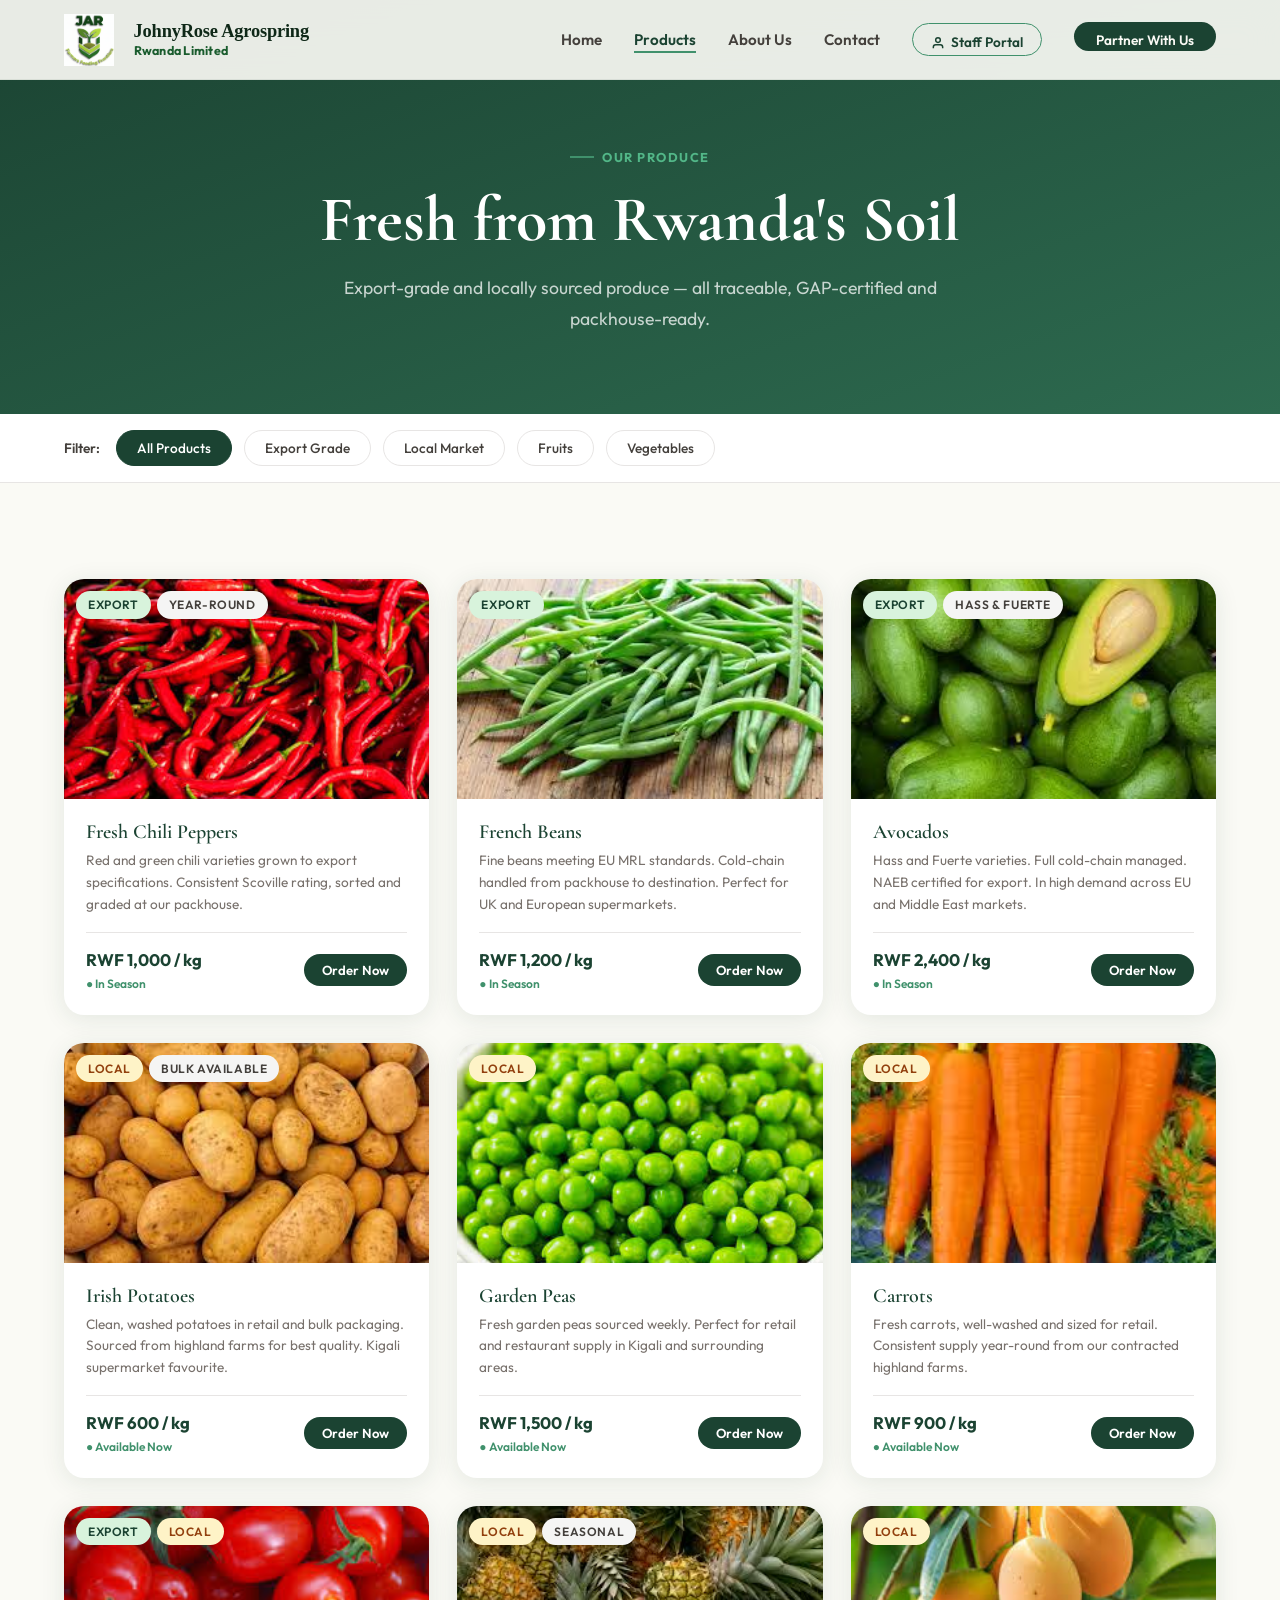
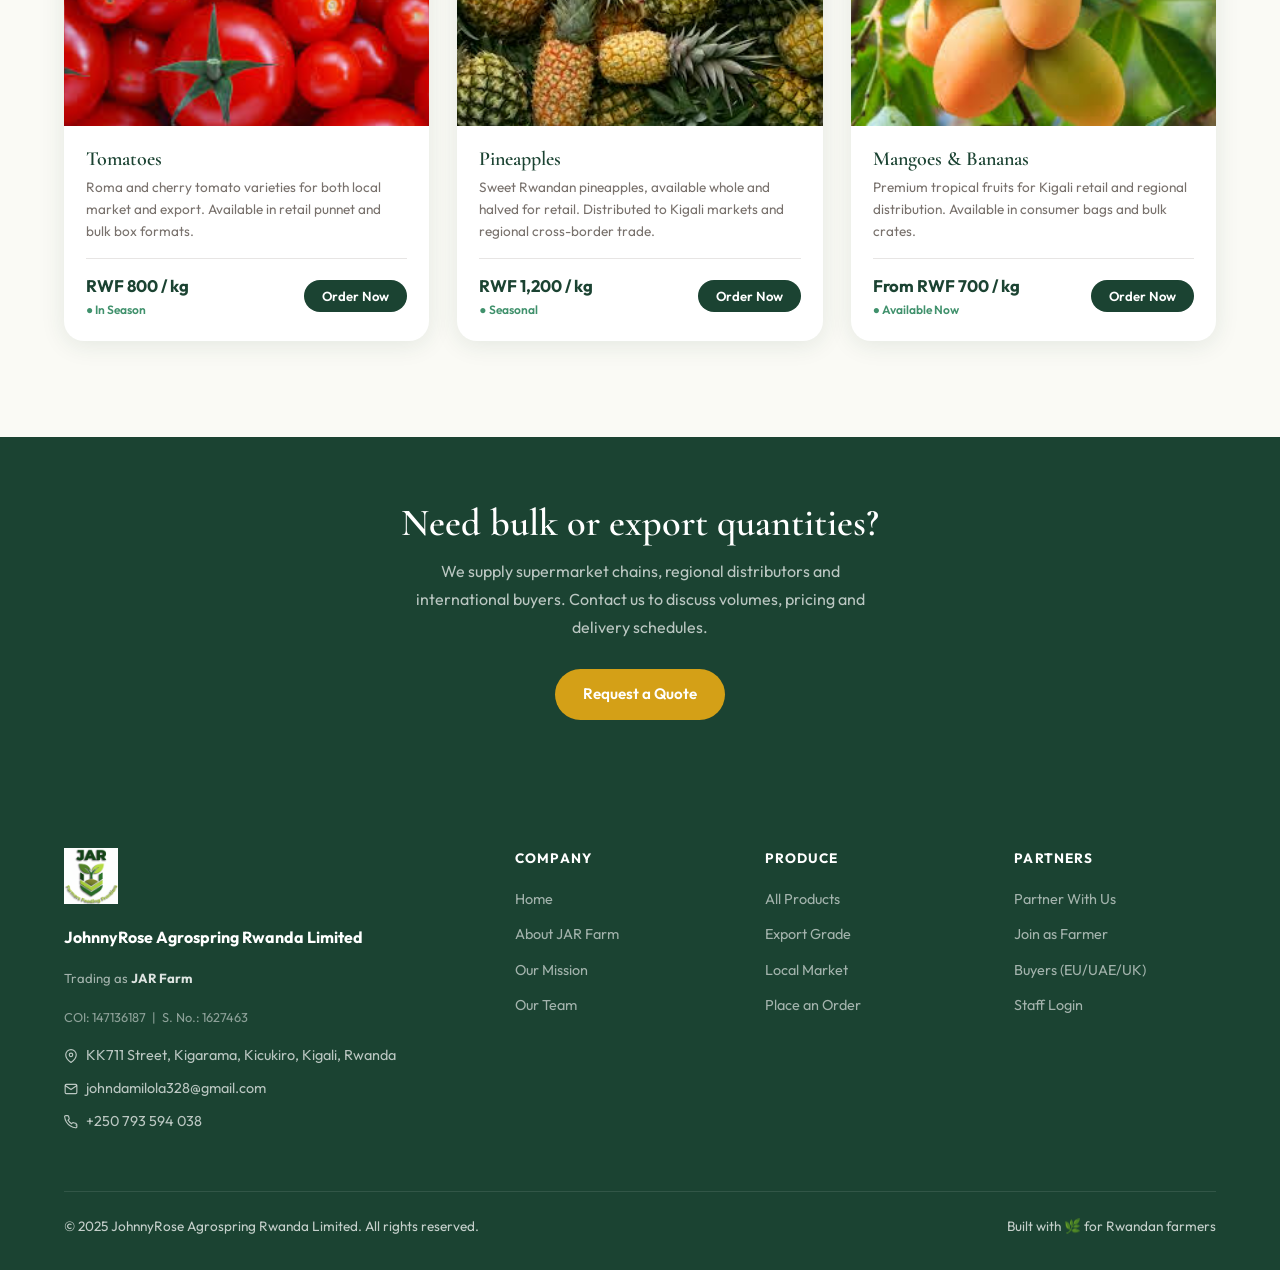
<file: products.html>
<!DOCTYPE html>
<html lang="en">
<head>
  <meta charset="UTF-8"/>
  <meta name="viewport" content="width=device-width, initial-scale=1.0"/>
  <title>Products — JAR Farm</title>
  <link rel="stylesheet" href="css/style.css"/>
  <link rel="icon" type="image/png" href="logo.png"/>
  <style>
    .filter-bar {
      background: white; border-bottom: 1px solid var(--border);
      padding: 16px 5%; position: sticky; top: 72px; z-index: 100;
    }
    .filter-inner { max-width: 1200px; margin: 0 auto; display: flex; align-items: center; gap: 12px; flex-wrap: wrap; }
    .filter-btn {
      padding: 8px 20px; border-radius: 100px; border: 1.5px solid var(--border);
      background: white; font-family: 'Outfit', sans-serif; font-size: 0.85rem; font-weight: 500;
      cursor: pointer; transition: all 0.2s; color: var(--text-mid);
    }
    .filter-btn.active, .filter-btn:hover { background: var(--forest); color: white; border-color: var(--forest); }

    .products-grid {
      max-width: 1200px; margin: 0 auto;
      display: grid; grid-template-columns: repeat(3,1fr); gap: 28px;
    }
    .product-card {
      background: white; border-radius: var(--radius-lg); overflow: hidden;
      box-shadow: var(--shadow); transition: all 0.25s;
    }
    .product-card:hover { transform: translateY(-5px); box-shadow: var(--shadow-lg); }
    .product-card.hidden { display: none; }
    .product-img { height: 220px; background-size: cover; background-position: center; position: relative; }
    .product-img .badges { position: absolute; top: 12px; left: 12px; display: flex; gap: 6px; flex-wrap: wrap; }
    .product-body { padding: 22px; }
    .product-body h3 { font-size: 1.25rem; margin-bottom: 6px; }
    .product-body p { font-size: 0.85rem; color: var(--text-light); margin-bottom: 16px; line-height: 1.6; }
    .product-footer { display: flex; align-items: center; justify-content: space-between; padding-top: 14px; border-top: 1px solid var(--border); }
    .price { font-weight: 700; color: var(--forest); font-size: 1.05rem; }
    .avail { font-size: 0.75rem; color: var(--leaf); font-weight: 600; }
    .order-btn {
      padding: 8px 18px; background: var(--forest); color: white;
      border-radius: 100px; font-size: 0.82rem; font-weight: 600;
      cursor: pointer; border: none; font-family: 'Outfit', sans-serif;
      transition: all 0.2s;
    }
    .order-btn:hover { background: var(--mid-green); transform: translateY(-1px); }

    @media(max-width:900px){ .products-grid{grid-template-columns:1fr 1fr;} }
    @media(max-width:600px){ .products-grid{grid-template-columns:1fr;} }
  </style>
</head>
<body>
<div id="nav-placeholder"></div>

<div class="page-hero">
  <div class="section-label" style="justify-content:center;color:var(--fresh)">Our Produce</div>
  <h1>Fresh from Rwanda's Soil</h1>
  <p>Export-grade and locally sourced produce — all traceable, GAP-certified and packhouse-ready.</p>
</div>

<div class="filter-bar">
  <div class="filter-inner">
    <span style="font-size:.85rem;font-weight:600;color:var(--text-mid);margin-right:4px">Filter:</span>
    <button class="filter-btn active" data-filter="all">All Products</button>
    <button class="filter-btn" data-filter="export">Export Grade</button>
    <button class="filter-btn" data-filter="local">Local Market</button>
    <button class="filter-btn" data-filter="fruit">Fruits</button>
    <button class="filter-btn" data-filter="veg">Vegetables</button>
  </div>
</div>

<section class="section">
  <div class="products-grid" id="products-grid">

    <div class="product-card fade-up" data-cat="export veg">
      <div class="product-img" style="background-image:url('img-chili.jpg')">
        <div class="badges"><span class="tag tag-green">Export</span><span class="tag tag-gray">Year-round</span></div>
      </div>
      <div class="product-body">
        <h3>Fresh Chili Peppers</h3>
        <p>Red and green chili varieties grown to export specifications. Consistent Scoville rating, sorted and graded at our packhouse.</p>
        <div class="product-footer">
          <div><div class="price">RWF 1,000 / kg</div><div class="avail">● In Season</div></div>
          <button class="order-btn" onclick="orderProduct('Fresh Chili Peppers')">Order Now</button>
        </div>
      </div>
    </div>

    <div class="product-card fade-up" data-cat="export veg">
      <div class="product-img" style="background-image:url('img-beans.jpg')">
        <div class="badges"><span class="tag tag-green">Export</span></div>
      </div>
      <div class="product-body">
        <h3>French Beans</h3>
        <p>Fine beans meeting EU MRL standards. Cold-chain handled from packhouse to destination. Perfect for UK and European supermarkets.</p>
        <div class="product-footer">
          <div><div class="price">RWF 1,200 / kg</div><div class="avail">● In Season</div></div>
          <button class="order-btn" onclick="orderProduct('French Beans')">Order Now</button>
        </div>
      </div>
    </div>

    <div class="product-card fade-up" data-cat="export fruit">
      <div class="product-img" style="background-image:url('img-avocado.jpg')">
        <div class="badges"><span class="tag tag-green">Export</span><span class="tag tag-gray">Hass & Fuerte</span></div>
      </div>
      <div class="product-body">
        <h3>Avocados</h3>
        <p>Hass and Fuerte varieties. Full cold-chain managed. NAEB certified for export. In high demand across EU and Middle East markets.</p>
        <div class="product-footer">
          <div><div class="price">RWF 2,400 / kg</div><div class="avail">● In Season</div></div>
          <button class="order-btn" onclick="orderProduct('Avocados')">Order Now</button>
        </div>
      </div>
    </div>

    <div class="product-card fade-up" data-cat="local veg">
      <div class="product-img" style="background-image:url('img-potatoes.jpg')">
        <div class="badges"><span class="tag tag-gold">Local</span><span class="tag tag-gray">Bulk Available</span></div>
      </div>
      <div class="product-body">
        <h3>Irish Potatoes</h3>
        <p>Clean, washed potatoes in retail and bulk packaging. Sourced from highland farms for best quality. Kigali supermarket favourite.</p>
        <div class="product-footer">
          <div><div class="price">RWF 600 / kg</div><div class="avail">● Available Now</div></div>
          <button class="order-btn" onclick="orderProduct('Irish Potatoes')">Order Now</button>
        </div>
      </div>
    </div>

    <div class="product-card fade-up" data-cat="local veg">
      <div class="product-img" style="background-image:url('img-peas.jpg')">
        <div class="badges"><span class="tag tag-gold">Local</span></div>
      </div>
      <div class="product-body">
        <h3>Garden Peas</h3>
        <p>Fresh garden peas sourced weekly. Perfect for retail and restaurant supply in Kigali and surrounding areas.</p>
        <div class="product-footer">
          <div><div class="price">RWF 1,500 / kg</div><div class="avail">● Available Now</div></div>
          <button class="order-btn" onclick="orderProduct('Garden Peas')">Order Now</button>
        </div>
      </div>
    </div>

    <div class="product-card fade-up" data-cat="local veg">
      <div class="product-img" style="background-image:url('img-carrots.jpg')">
        <div class="badges"><span class="tag tag-gold">Local</span></div>
      </div>
      <div class="product-body">
        <h3>Carrots</h3>
        <p>Fresh carrots, well-washed and sized for retail. Consistent supply year-round from our contracted highland farms.</p>
        <div class="product-footer">
          <div><div class="price">RWF 900 / kg</div><div class="avail">● Available Now</div></div>
          <button class="order-btn" onclick="orderProduct('Carrots')">Order Now</button>
        </div>
      </div>
    </div>

    <div class="product-card fade-up" data-cat="local veg export">
      <div class="product-img" style="background-image:url('img-tomatoes.jpg')">
        <div class="badges"><span class="tag tag-green">Export</span><span class="tag tag-gold">Local</span></div>
      </div>
      <div class="product-body">
        <h3>Tomatoes</h3>
        <p>Roma and cherry tomato varieties for both local market and export. Available in retail punnet and bulk box formats.</p>
        <div class="product-footer">
          <div><div class="price">RWF 800 / kg</div><div class="avail">● In Season</div></div>
          <button class="order-btn" onclick="orderProduct('Tomatoes')">Order Now</button>
        </div>
      </div>
    </div>

    <div class="product-card fade-up" data-cat="local fruit">
      <div class="product-img" style="background-image:url('img-pineapple.jpg')">
        <div class="badges"><span class="tag tag-gold">Local</span><span class="tag tag-gray">Seasonal</span></div>
      </div>
      <div class="product-body">
        <h3>Pineapples</h3>
        <p>Sweet Rwandan pineapples, available whole and halved for retail. Distributed to Kigali markets and regional cross-border trade.</p>
        <div class="product-footer">
          <div><div class="price">RWF 1,200 / kg</div><div class="avail">● Seasonal</div></div>
          <button class="order-btn" onclick="orderProduct('Pineapples')">Order Now</button>
        </div>
      </div>
    </div>

    <div class="product-card fade-up" data-cat="local fruit">
      <div class="product-img" style="background-image:url('img-mango.jpg')">
        <div class="badges"><span class="tag tag-gold">Local</span></div>
      </div>
      <div class="product-body">
        <h3>Mangoes & Bananas</h3>
        <p>Premium tropical fruits for Kigali retail and regional distribution. Available in consumer bags and bulk crates.</p>
        <div class="product-footer">
          <div><div class="price">From RWF 700 / kg</div><div class="avail">● Available Now</div></div>
          <button class="order-btn" onclick="orderProduct('Mangoes & Bananas')">Order Now</button>
        </div>
      </div>
    </div>

  </div>
</section>

<!-- Bulk Order Banner -->
<section class="section-sm" style="background:var(--forest);text-align:center">
  <h2 style="color:white">Need bulk or export quantities?</h2>
  <p style="color:rgba(255,255,255,.7);max-width:480px;margin:12px auto 28px">We supply supermarket chains, regional distributors and international buyers. Contact us to discuss volumes, pricing and delivery schedules.</p>
  <a href="contact.html#order" class="btn btn-gold">Request a Quote</a>
</section>

<div id="footer-placeholder"></div>
<script src="js/components.js"></script>
<script src="js/main.js"></script>
<script>
  renderNav('products');
  renderFooter();

  document.querySelectorAll('.filter-btn').forEach(btn => {
    btn.addEventListener('click', () => {
      document.querySelectorAll('.filter-btn').forEach(b => b.classList.remove('active'));
      btn.classList.add('active');
      const filter = btn.dataset.filter;
      document.querySelectorAll('.product-card').forEach(card => {
        if (filter === 'all' || card.dataset.cat.includes(filter)) {
          card.classList.remove('hidden');
        } else {
          card.classList.add('hidden');
        }
      });
    });
  });

  function orderProduct(name) {
    window.location.href = `contact.html?product=${encodeURIComponent(name)}#order`;
  }
</script>
</body>
</html>
</file>
<file: css/style.css>
@import url('https://fonts.googleapis.com/css2?family=Cormorant+Garamond:ital,wght@0,400;0,600;0,700;1,400&family=Outfit:wght@300;400;500;600;700&display=swap');

:root {
  --forest: #1B4332;
  --mid-green: #2D6A4F;
  --leaf: #40916C;
  --fresh: #52B788;
  --mint: #D8F3DC;
  --gold: #D4A017;
  --gold-light: #F5C842;
  --cream: #FAFAF5;
  --warm-white: #FFFFFF;
  --text-dark: #1C1917;
  --text-mid: #44403C;
  --text-light: #78716C;
  --border: #E7E5E4;
  --shadow: 0 4px 24px rgba(27,67,50,0.10);
  --shadow-lg: 0 12px 48px rgba(27,67,50,0.15);
  --radius: 12px;
  --radius-lg: 20px;
}

*, *::before, *::after { box-sizing: border-box; margin: 0; padding: 0; }

html { scroll-behavior: smooth; }

body {
  font-family: 'Outfit', sans-serif;
  background: var(--cream);
  color: var(--text-dark);
  line-height: 1.6;
  overflow-x: hidden;
}

/* ── TYPOGRAPHY ── */
h1, h2, h3, h4 {
  font-family: 'Cormorant Garamond', serif;
  line-height: 1.15;
  color: var(--forest);
}
h1 { font-size: clamp(2.4rem, 5vw, 4.2rem); font-weight: 700; }
h2 { font-size: clamp(1.8rem, 3vw, 2.8rem); font-weight: 600; }
h3 { font-size: clamp(1.3rem, 2vw, 1.8rem); font-weight: 600; }
h4 { font-size: 1.1rem; font-weight: 600; }
p { color: var(--text-mid); font-size: 1rem; line-height: 1.75; }
a { text-decoration: none; color: inherit; }

/* ── NAVBAR ── */
.navbar {
  position: fixed; top: 0; left: 0; right: 0; z-index: 1000;
  display: flex; align-items: center; justify-content: space-between;
  padding: 0 5%; height: 80px;
  background: rgba(250,250,245,0.92);
  backdrop-filter: blur(16px);
  border-bottom: 1px solid rgba(27,67,50,0.08);
  transition: box-shadow 0.3s;
}
.navbar.scrolled { box-shadow: var(--shadow); }

.nav-logo {
  display: flex; align-items: center; gap: 10px;
}
.nav-logo-icon {
  width: 42px; height: 42px;
  background: var(--forest);
  border-radius: 10px;
  display: flex; align-items: center; justify-content: center;
  font-family: 'Cormorant Garamond', serif;
  color: var(--gold);
  font-size: 1.3rem; font-weight: 700;
}
.nav-logo-text { font-family: 'Cormorant Garamond', serif; font-size: 1.4rem; font-weight: 700; color: var(--forest); }
.nav-logo-text span { color: var(--gold); }

.nav-links {
  display: flex; align-items: center; gap: 32px;
  list-style: none;
}
.nav-links a {
  font-size: 0.95rem; font-weight: 600; color: var(--text-mid);
  position: relative; padding-bottom: 2px;
  transition: color 0.2s;
}
.nav-links a::after {
  content: ''; position: absolute; bottom: -2px; left: 0; right: 0;
  height: 2px; background: var(--leaf);
  transform: scaleX(0); transition: transform 0.2s;
}
.nav-links a:hover, .nav-links a.active { color: var(--forest); }
.nav-links a:hover::after, .nav-links a.active::after { transform: scaleX(1); }

.nav-cta {
  background: var(--forest); color: var(--cream) !important;
  padding: 9px 22px; border-radius: 100px;
  font-weight: 600 !important; font-size: 0.85rem !important;
  transition: background 0.2s, transform 0.2s !important;
}
.nav-cta::after { display: none !important; }
.nav-cta:hover { background: var(--mid-green) !important; transform: translateY(-1px); }

.nav-staff-btn {
  display: flex; align-items: center; gap: 6px;
  background: transparent; border: 1.5px solid var(--leaf);
  color: var(--forest) !important; padding: 8px 18px;
  border-radius: 100px; font-size: 0.85rem !important; font-weight: 600 !important;
  transition: all 0.2s !important;
}
.nav-staff-btn::after { display: none !important; }
.nav-staff-btn:hover { background: var(--forest); color: var(--cream) !important; border-color: var(--forest); }

.hamburger {
  display: none; flex-direction: column; gap: 5px;
  background: none; border: none; cursor: pointer; padding: 4px;
}
.hamburger span { display: block; width: 24px; height: 2px; background: var(--forest); border-radius: 2px; transition: 0.3s; }

/* ── BUTTONS ── */
.btn {
  display: inline-flex; align-items: center; gap: 8px;
  padding: 13px 28px; border-radius: 100px;
  font-family: 'Outfit', sans-serif; font-size: 0.95rem; font-weight: 600;
  cursor: pointer; border: none; transition: all 0.25s; text-decoration: none;
}
.btn-primary { background: var(--forest); color: var(--cream); }
.btn-primary:hover { background: var(--mid-green); transform: translateY(-2px); box-shadow: 0 8px 24px rgba(27,67,50,0.25); }
.btn-secondary { background: transparent; border: 2px solid var(--forest); color: var(--forest); }
.btn-secondary:hover { background: var(--forest); color: var(--cream); transform: translateY(-2px); }
.btn-gold { background: var(--gold); color: var(--warm-white); }
.btn-gold:hover { background: #c49010; transform: translateY(-2px); box-shadow: 0 8px 24px rgba(212,160,23,0.3); }
.btn-sm { padding: 9px 20px; font-size: 0.85rem; }

/* ── SECTION LAYOUT ── */
.section { padding: 96px 5%; }
.section-sm { padding: 64px 5%; }
.container { max-width: 1200px; margin: 0 auto; }

.section-label {
  display: inline-flex; align-items: center; gap: 8px;
  font-size: 0.8rem; font-weight: 700; text-transform: uppercase;
  letter-spacing: 0.12em; color: var(--leaf);
  margin-bottom: 16px;
}
.section-label::before {
  content: ''; display: block; width: 24px; height: 2px; background: var(--leaf);
}

/* ── CARDS ── */
.card {
  background: var(--warm-white); border-radius: var(--radius-lg);
  padding: 28px; box-shadow: var(--shadow);
  transition: transform 0.25s, box-shadow 0.25s;
}
.card:hover { transform: translateY(-4px); box-shadow: var(--shadow-lg); }

/* ── TAGS ── */
.tag {
  display: inline-block; padding: 4px 12px; border-radius: 100px;
  font-size: 0.75rem; font-weight: 600; text-transform: uppercase; letter-spacing: 0.05em;
}
.tag-green { background: var(--mint); color: var(--forest); }
.tag-gold { background: #FEF3C7; color: #92400E; }
.tag-gray { background: #F5F5F4; color: var(--text-mid); }

/* ── FOOTER ── */
.footer {
  background: var(--forest); color: rgba(255,255,255,0.75);
  padding: 64px 5% 32px;
}
.footer-grid {
  display: grid; grid-template-columns: 2fr 1fr 1fr 1fr;
  gap: 48px; max-width: 1200px; margin: 0 auto 48px;
}
.footer-brand .nav-logo-icon { background: rgba(255,255,255,0.1); color: var(--gold-light); }
.footer-brand .nav-logo-text { color: white; }
.footer-brand p { color: rgba(255,255,255,0.6); margin-top: 16px; font-size: 0.9rem; max-width: 280px; }
.footer-col h5 { color: white; font-family: 'Outfit', sans-serif; font-size: 0.85rem; font-weight: 700; text-transform: uppercase; letter-spacing: 0.08em; margin-bottom: 16px; }
.footer-col ul { list-style: none; display: flex; flex-direction: column; gap: 10px; }
.footer-col ul a { color: rgba(255,255,255,0.6); font-size: 0.9rem; transition: color 0.2s; }
.footer-col ul a:hover { color: var(--gold-light); }
.footer-bottom { max-width: 1200px; margin: 0 auto; padding-top: 24px; border-top: 1px solid rgba(255,255,255,0.1); display: flex; justify-content: space-between; align-items: center; font-size: 0.85rem; }
.footer-contact-item { display: flex; align-items: center; gap: 8px; font-size: 0.9rem; color: rgba(255,255,255,0.7); margin-bottom: 10px; }
.footer-contact-item svg { flex-shrink: 0; }

/* ── FORM ELEMENTS ── */
.form-group { margin-bottom: 20px; }
.form-group label { display: block; font-size: 0.85rem; font-weight: 600; color: var(--forest); margin-bottom: 6px; }
.form-group input, .form-group textarea, .form-group select {
  width: 100%; padding: 12px 16px; border: 1.5px solid var(--border);
  border-radius: var(--radius); font-family: 'Outfit', sans-serif; font-size: 0.95rem;
  background: white; color: var(--text-dark); transition: border-color 0.2s, box-shadow 0.2s;
  outline: none;
}
.form-group input:focus, .form-group textarea:focus, .form-group select:focus {
  border-color: var(--leaf); box-shadow: 0 0 0 3px rgba(64,145,108,0.12);
}
.form-group textarea { resize: vertical; min-height: 120px; }

/* ── HERO SHARED ── */
.page-hero {
  padding: 140px 5% 80px;
  background: linear-gradient(160deg, var(--forest) 0%, var(--mid-green) 100%);
  color: white; text-align: center;
}
.page-hero h1 { color: white; }
.page-hero p { color: rgba(255,255,255,0.75); max-width: 600px; margin: 16px auto 0; font-size: 1.1rem; }

/* ── DIVIDER ── */
.divider { width: 64px; height: 3px; background: var(--gold); border-radius: 2px; margin: 20px 0; }

/* ── GRID HELPERS ── */
.grid-2 { display: grid; grid-template-columns: repeat(2, 1fr); gap: 24px; }
.grid-3 { display: grid; grid-template-columns: repeat(3, 1fr); gap: 24px; }
.grid-4 { display: grid; grid-template-columns: repeat(4, 1fr); gap: 24px; }

/* ── STAT BOX ── */
.stat-box { text-align: center; padding: 28px; }
.stat-number { font-family: 'Cormorant Garamond', serif; font-size: 3rem; font-weight: 700; color: var(--forest); line-height: 1; }
.stat-label { font-size: 0.85rem; color: var(--text-light); margin-top: 6px; text-transform: uppercase; letter-spacing: 0.08em; }

/* ── MOBILE ── */
@media (max-width: 768px) {
  .nav-links { display: none; }
  .hamburger { display: flex; }
  .grid-2, .grid-3, .grid-4 { grid-template-columns: 1fr; }
  .footer-grid { grid-template-columns: 1fr 1fr; }
  .section { padding: 64px 5%; }
}
@media (max-width: 480px) {
  .footer-grid { grid-template-columns: 1fr; }
}
</file>
